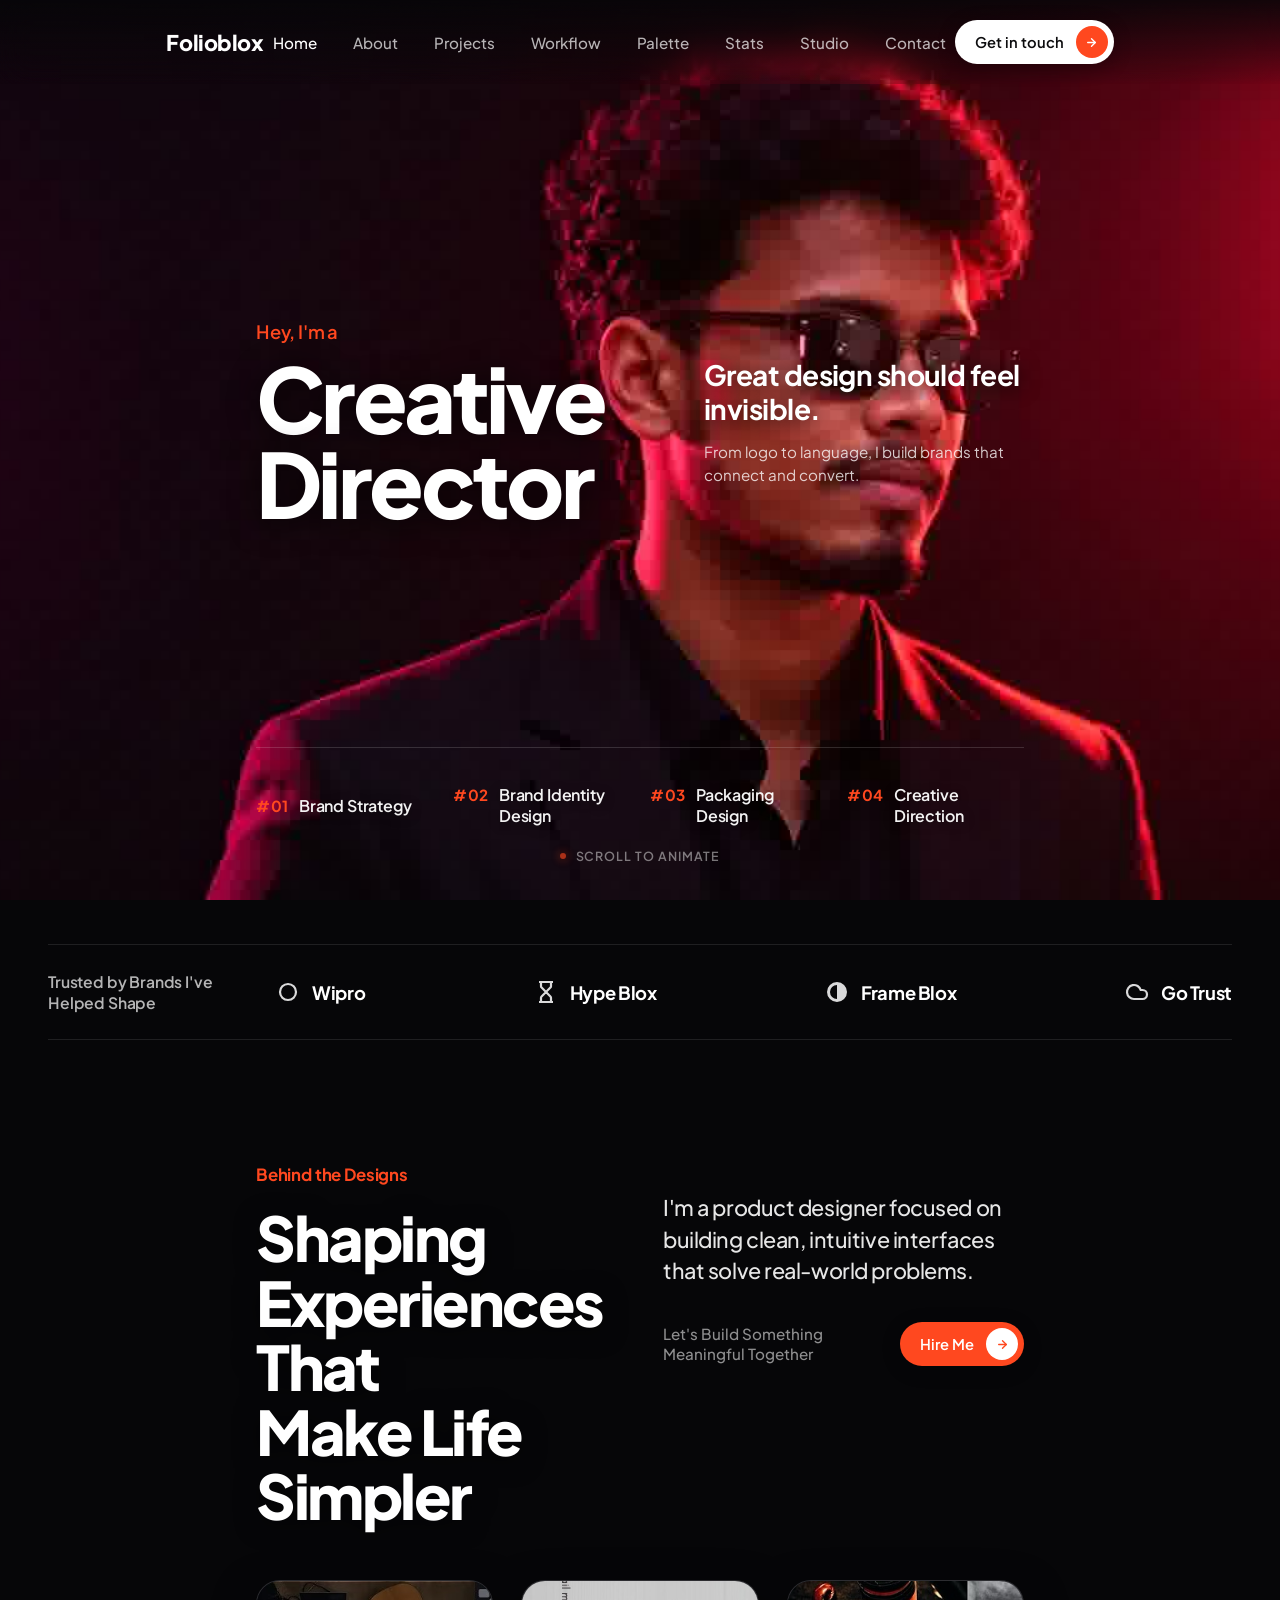
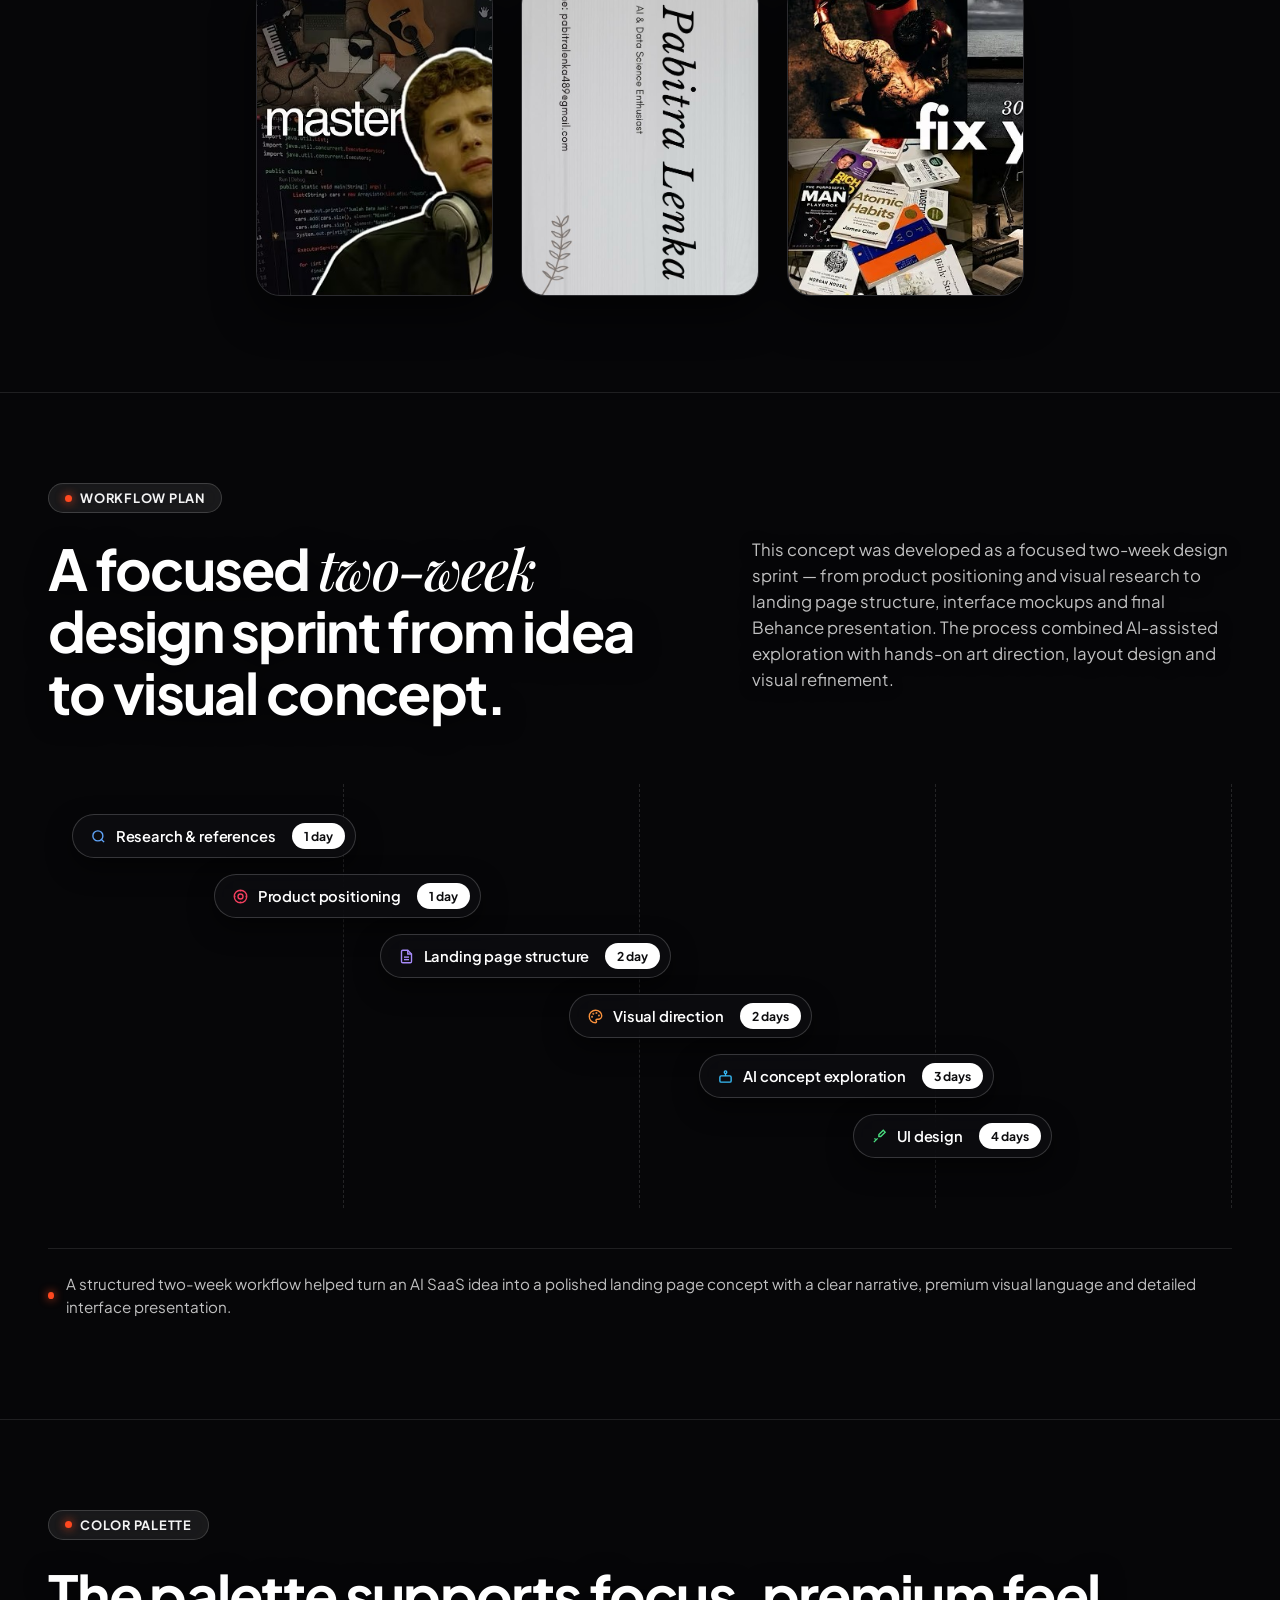
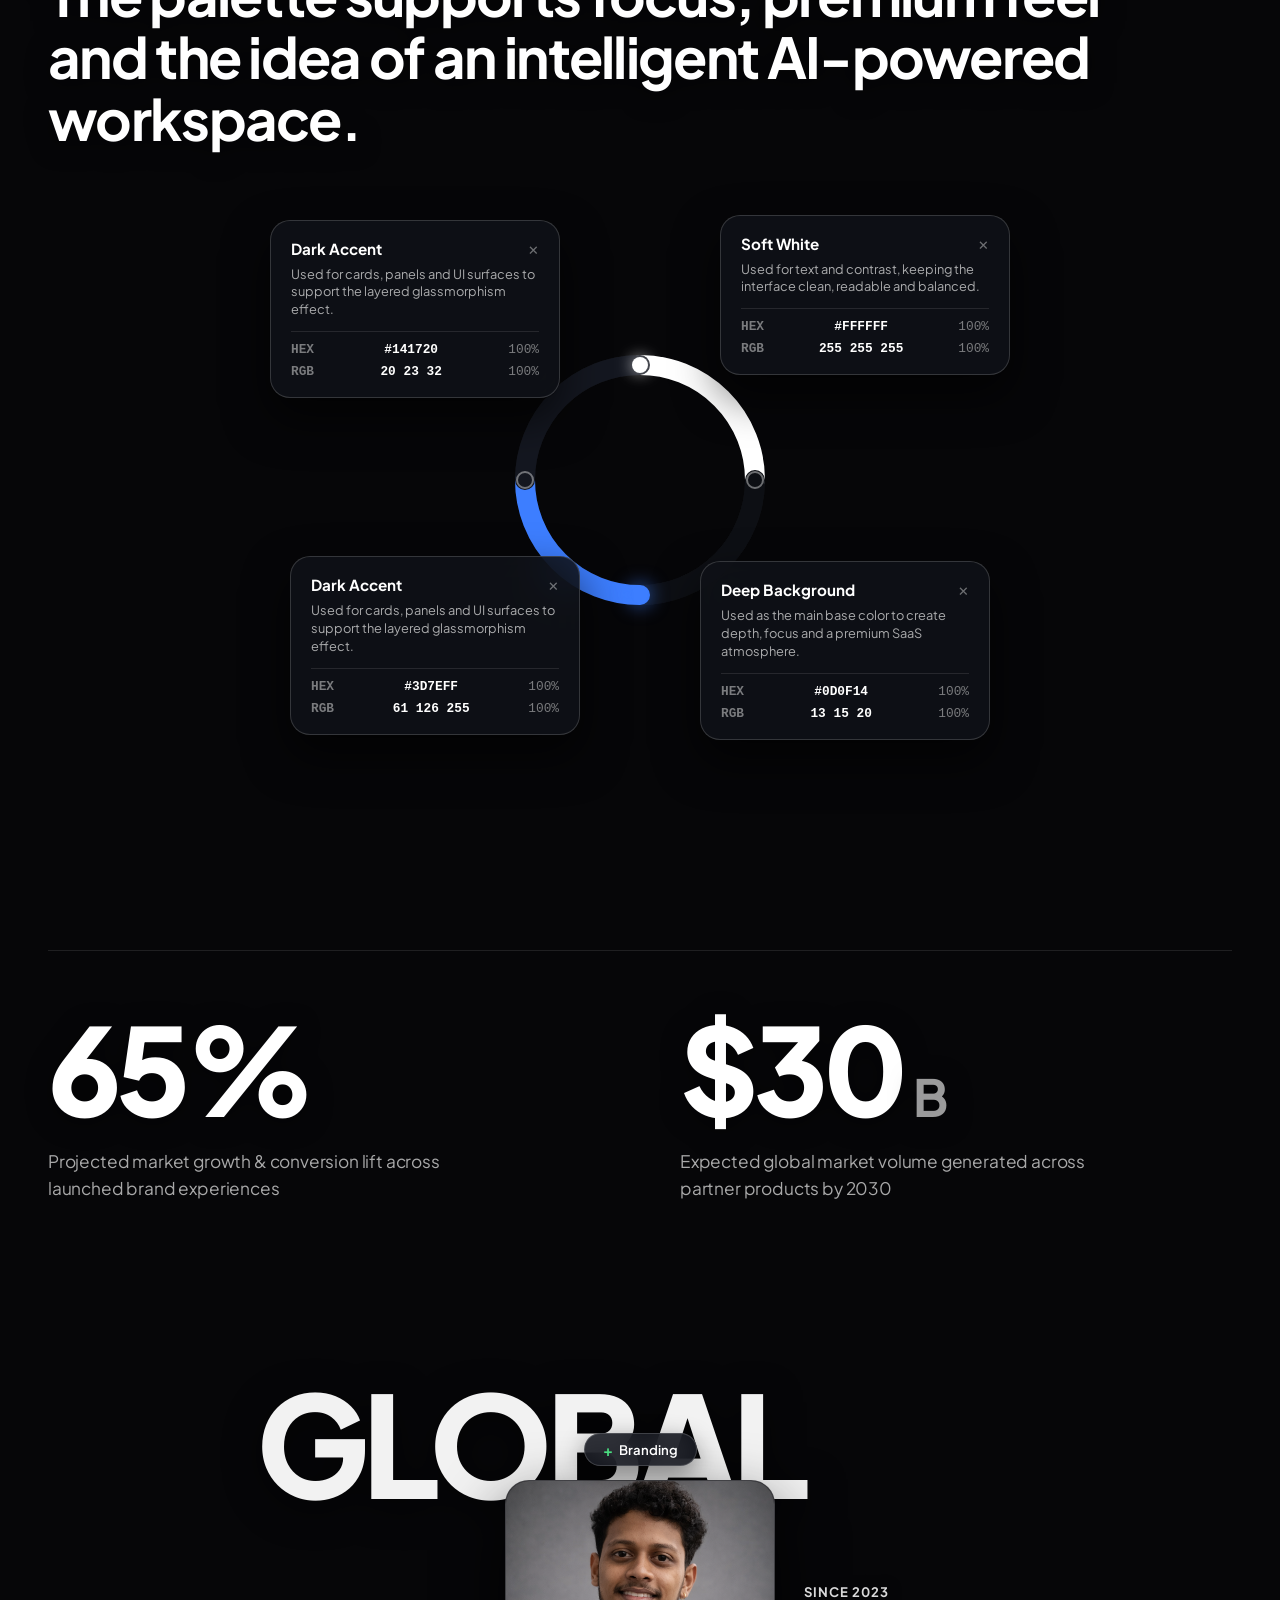
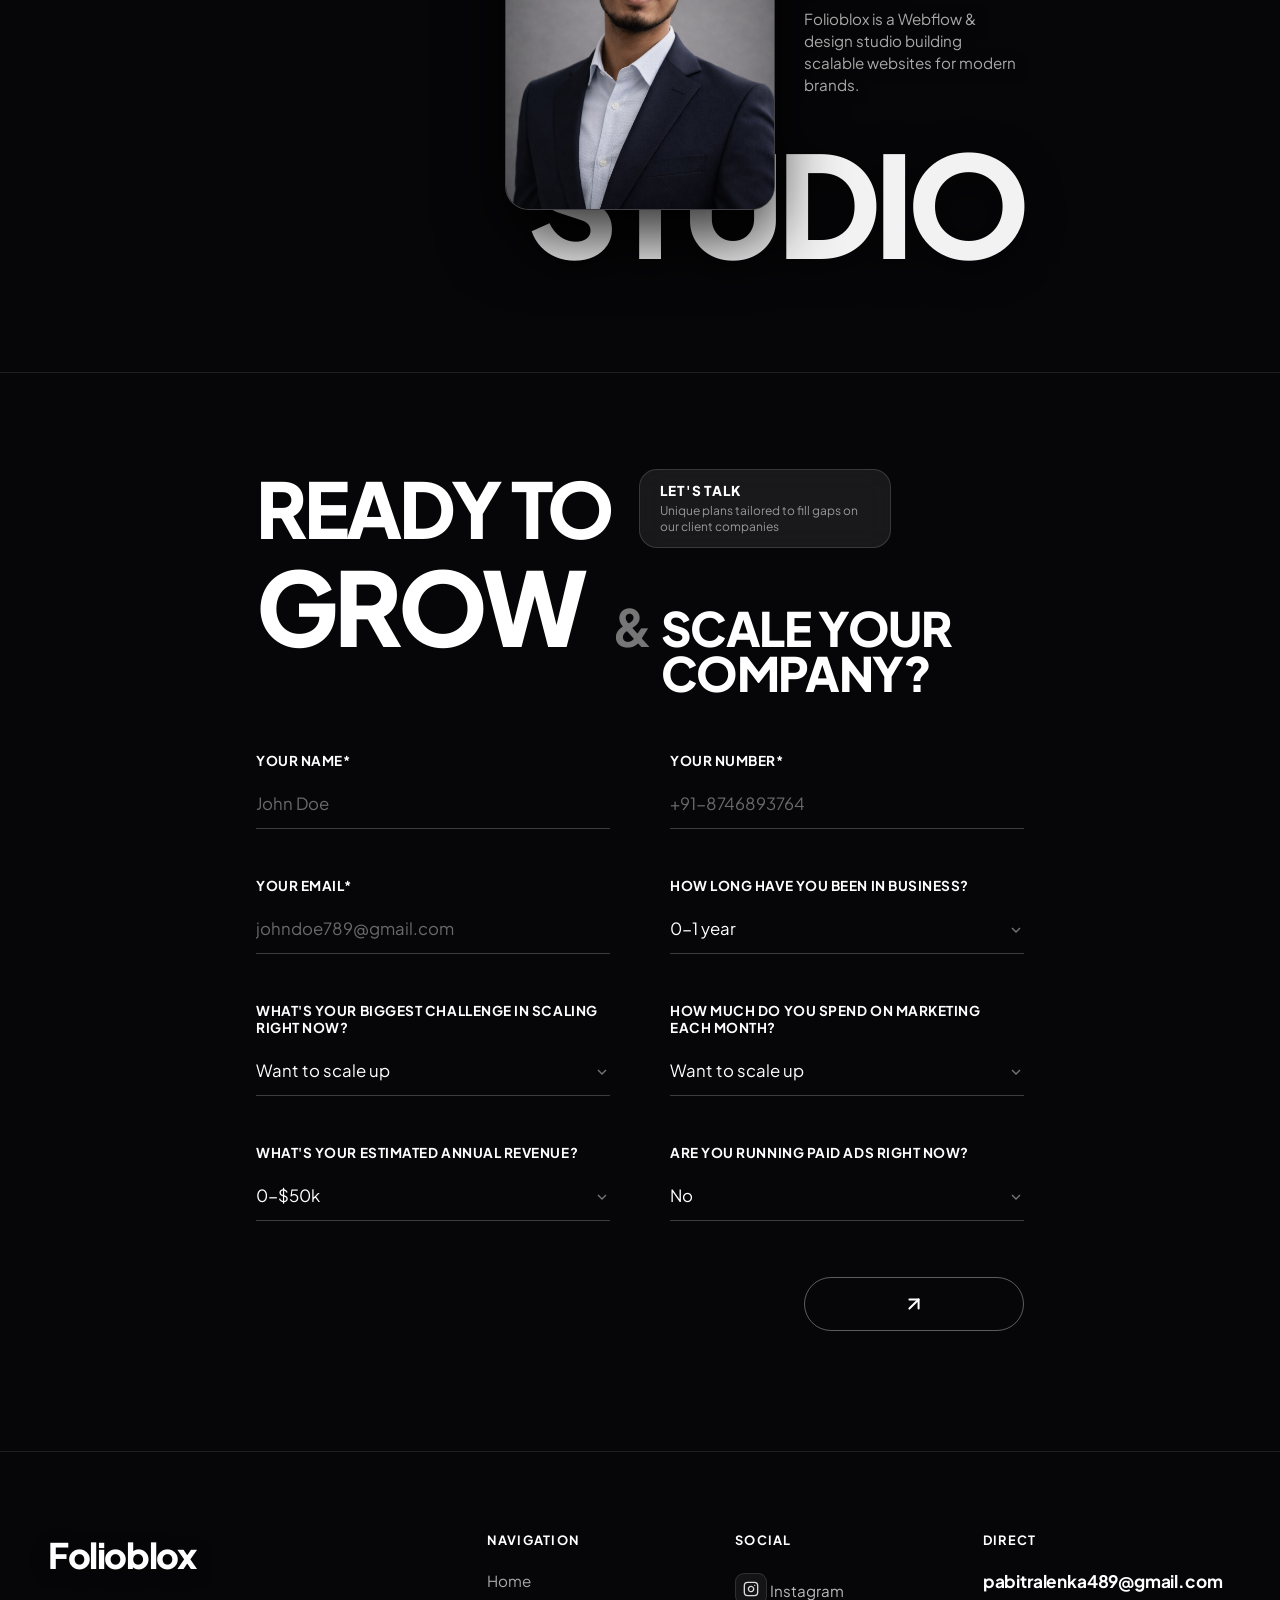
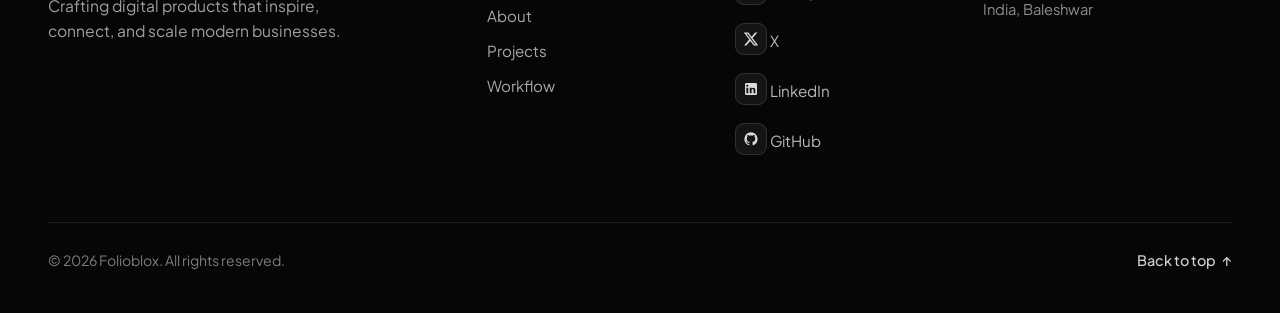
<file: index.html>
<!DOCTYPE html>
<html lang="en">
<head>
  <meta charset="UTF-8" />
  <meta name="viewport" content="width=device-width, initial-scale=1.0" />
  <title>Pabitra - Portfolio</title>
  <link rel="preconnect" href="https://fonts.googleapis.com">
  <link rel="preconnect" href="https://fonts.gstatic.com" crossorigin>
  <link href="https://fonts.googleapis.com/css2?family=Playfair+Display:ital,wght@1,500;1,600&family=Plus+Jakarta+Sans:wght@300;400;500;600;700;800&display=swap" rel="stylesheet">
  <link rel="stylesheet" href="style.css?v=17" />
</head>
<body> 
  <!-- Fixed Background Canvas for Smooth Scroll Animation -->
  <canvas id="animation-canvas"></canvas>

  <!-- Navigation Bar -->
  <header class="navbar">
    <div class="nav-container">
      <a href="#" class="logo">Folioblox</a>
      <nav class="nav-links">
        <a href="#home" class="nav-link active">Home</a>
        <a href="#about" class="nav-link">About</a>
        <a href="projects.html" class="nav-link">Projects</a>
        <a href="#workflow" class="nav-link">Workflow</a>
        <a href="#palette" class="nav-link">Palette</a>
        <a href="#stats" class="nav-link">Stats</a>
        <a href="#studio" class="nav-link">Studio</a>
        <a href="#contact" class="nav-link">Contact</a>
      </nav>
      <a href="#contact" class="btn-pill">
        <span>Get in touch</span>
        <div class="btn-arrow">
          <svg width="13" height="13" viewBox="0 0 24 24" fill="none" stroke="currentColor" stroke-width="2.5" stroke-linecap="round" stroke-linejoin="round">
            <line x1="5" y1="12" x2="19" y2="12"></line>
            <polyline points="12 5 19 12 12 19"></polyline>
          </svg>
        </div>
      </a>
    </div>
  </header>

  <!-- Main Content Layer on top of the Scroll Animation -->
  <main class="content-wrapper">
    <!-- Pinned Hero Scroll Section: allows scrubbing all 240 frames while viewing hero -->
    <div class="hero-scroll-track">
      <section id="home" class="hero-sticky-frame">
        <div class="hero-inner">
          <div class="hero-main-row">
            <div class="hero-left">
              <p class="hero-tagline">Hey, I'm a</p>
              <h1 class="hero-title">Creative<br>Director</h1>
            </div>
            <div class="hero-right">
              <h2 class="hero-quote">Great design should feel invisible.</h2>
              <p class="hero-desc">From logo to language, I build brands that connect and convert.</p>
            </div>
          </div>

          <!-- Four Service Counters -->
          <div class="services-grid">
            <div class="service-item">
              <span class="service-num">#01</span>
              <span class="service-label">Brand Strategy</span>
            </div>
            <div class="service-item">
              <span class="service-num">#02</span>
              <span class="service-label">Brand Identity Design</span>
            </div>
            <div class="service-item">
              <span class="service-num">#03</span>
              <span class="service-label">Packaging Design</span>
            </div>
            <div class="service-item">
              <span class="service-num">#04</span>
              <span class="service-label">Creative Direction</span>
            </div>
          </div>
        </div>

        <!-- Subtle Scroll Indicator -->
        <div class="scroll-hint">
          <span class="scroll-hint-dot"></span>
          <span class="scroll-hint-text">Scroll to animate</span>
        </div>
      </section>
    </div>

    <!-- Brands Banner Section -->
    <section class="brands-section">
      <div class="brands-card">
        <p class="brands-title">Trusted by Brands I've Helped Shape</p>
        <div class="brands-grid">
          <div class="brand-item">
            <svg class="brand-icon" viewBox="0 0 24 24" fill="none" stroke="currentColor" stroke-width="2.2">
              <circle cx="12" cy="12" r="8"/>
            </svg>
            <span>Wipro</span>
          </div>
          <div class="brand-item">
            <svg class="brand-icon" viewBox="0 0 24 24" fill="none" stroke="currentColor" stroke-width="2.2">
              <path d="M5 22h14M5 2h14M17 22v-4.172a2 2 0 0 0-.586-1.414L12 12l-4.414 4.414A2 2 0 0 0 7 17.828V22M7 2v4.172a2 2 0 0 0 .586 1.414L12 12l4.414-4.414A2 2 0 0 0 17 6.172V2"/>
            </svg>
            <span>Hype Blox</span>
          </div>
          <div class="brand-item">
            <svg class="brand-icon" viewBox="0 0 24 24" fill="currentColor">
              <path d="M12 2a10 10 0 1 0 10 10A10 10 0 0 0 12 2zm0 17a7 7 0 0 1 0-14z"/>
            </svg>
            <span>Frame Blox</span>
          </div>
          <div class="brand-item">
            <svg class="brand-icon" viewBox="0 0 24 24" fill="none" stroke="currentColor" stroke-width="2.2">
              <path d="M17.5 19H9a7 7 0 1 1 6.71-9h1.79a4.5 4.5 0 1 1 0 9z"/>
            </svg>
            <span>Go Trust</span>
          </div>
        </div>
      </div>
    </section>

    <!-- Behind the Designs Section -->
    <section id="about" class="designs-section">
      <div class="designs-header">
        <div class="designs-header-left">
          <span class="section-badge">Behind the Designs</span>
          <h2 class="designs-title">Shaping<br>Experiences That<br>Make Life Simpler</h2>
        </div>
        <div class="designs-header-right">
          <p class="designs-subtitle">I'm a product designer focused on building clean, intuitive interfaces that solve real-world problems.</p>
          <div class="designs-cta-row">
            <span class="cta-note">Let's Build Something<br>Meaningful Together</span>
            <a href="My resume_1.pdf" class="btn-pill btn-pill-orange">
              <span>Hire Me</span>
              <div class="btn-arrow">
                <svg width="13" height="13" viewBox="0 0 24 24" fill="none" stroke="currentColor" stroke-width="2.5" stroke-linecap="round" stroke-linejoin="round">
                  <line x1="5" y1="12" x2="19" y2="12"></line>
                  <polyline points="12 5 19 12 12 19"></polyline>
                </svg>
              </div>
            </a>
          </div>
        </div>
      </div>

      <!-- Projects Grid (3 Cards as shown in reference) -->
      <div id="projects" class="projects-grid">
        <div class="project-card">
          <div class="project-img-wrap">
            <img src="hq720.jpg" alt="Apparel Design Project" class="project-img" />
          </div>
        </div>
        <div class="project-card">
          <div class="project-img-wrap">
            <img src="image 3.jpg" alt="Audio Identity Project" class="project-img" />
          </div>
        </div>
        <div class="project-card">
          <div class="project-img-wrap">
            <img src="hq72.jpg" alt="Packaging & Product Design" class="project-img" />
          </div>
        </div>
      </div>
    </section>

    <!-- Workflow Plan Section (Reference Image 5 - Direct on Clear Background) -->
    <section id="workflow" class="workflow-section">
      <div class="section-badge-pill">
        <span class="badge-dot"></span>
        <span>WORKFLOW PLAN</span>
      </div>

      <div class="workflow-header">
        <h2 class="workflow-title">
          A focused <em>two-week</em> design sprint from idea to visual concept.
        </h2>
        <p class="workflow-desc">
          This concept was developed as a focused two-week design sprint — from product positioning and visual research to landing page structure, interface mockups and final Behance presentation. The process combined AI-assisted exploration with hands-on art direction, layout design and visual refinement.
        </p>
      </div>

      <!-- Sprint Timeline Grid -->
      <div class="timeline-container">
        <!-- Vertical dashed guide lines -->
        <div class="timeline-guides">
          <div class="guide-line"></div>
          <div class="guide-line"></div>
          <div class="guide-line"></div>
          <div class="guide-line"></div>
        </div>

        <!-- Cascading Stepped Timeline Pills matching Reference Image 5 -->
        <div class="timeline-stepped-flow">
          <div class="timeline-step step-1">
            <div class="timeline-card">
              <div class="card-left">
                <svg width="15" height="15" viewBox="0 0 24 24" fill="none" stroke="#60a5fa" stroke-width="2.2"><circle cx="11" cy="11" r="8"></circle><line x1="21" y1="21" x2="16.65" y2="16.65"></line></svg>
                <span>Research &amp; references</span>
              </div>
              <span class="days-badge">1 day</span>
            </div>
          </div>

          <div class="timeline-step step-2">
            <div class="timeline-card">
              <div class="card-left">
                <svg width="15" height="15" viewBox="0 0 24 24" fill="none" stroke="#f43f5e" stroke-width="2.2"><circle cx="12" cy="12" r="10"></circle><circle cx="12" cy="12" r="4"></circle><line x1="12" y1="2" x2="12" y2="4"></line><line x1="12" y1="20" x2="12" y2="22"></line><line x1="2" y1="12" x2="4" y2="12"></line><line x1="20" y1="12" x2="22" y2="12"></line></svg>
                <span>Product positioning</span>
              </div>
              <span class="days-badge">1 day</span>
            </div>
          </div>

          <div class="timeline-step step-3">
            <div class="timeline-card">
              <div class="card-left">
                <svg width="15" height="15" viewBox="0 0 24 24" fill="none" stroke="#a78bfa" stroke-width="2.2"><path d="M14 2H6a2 2 0 0 0-2 2v16a2 2 0 0 0 2 2h12a2 2 0 0 0 2-2V8z"></path><polyline points="14 2 14 8 20 8"></polyline><line x1="16" y1="13" x2="8" y2="13"></line><line x1="16" y1="17" x2="8" y2="17"></line></svg>
                <span>Landing page structure</span>
              </div>
              <span class="days-badge">2 day</span>
            </div>
          </div>

          <div class="timeline-step step-4">
            <div class="timeline-card">
              <div class="card-left">
                <svg width="15" height="15" viewBox="0 0 24 24" fill="none" stroke="#fb923c" stroke-width="2.2"><circle cx="13.5" cy="6.5" r=".5" fill="currentColor"></circle><circle cx="17.5" cy="10.5" r=".5" fill="currentColor"></circle><circle cx="8.5" cy="7.5" r=".5" fill="currentColor"></circle><circle cx="6.5" cy="12.5" r=".5" fill="currentColor"></circle><path d="M12 2C6.5 2 2 6.5 2 12s4.5 10 10 10c.926 0 1.648-.746 1.648-1.688 0-.437-.18-.835-.437-1.125-.29-.289-.438-.652-.438-1.125a1.64 1.64 0 0 1 1.668-1.668h1.996c3.051 0 5.555-2.503 5.555-5.554C21.965 6.012 17.461 2 12 2z"></path></svg>
                <span>Visual direction</span>
              </div>
              <span class="days-badge">2 days</span>
            </div>
          </div>

          <div class="timeline-step step-5">
            <div class="timeline-card">
              <div class="card-left">
                <svg width="15" height="15" viewBox="0 0 24 24" fill="none" stroke="#38bdf8" stroke-width="2.2"><rect x="3" y="11" width="18" height="10" rx="2"></rect><circle cx="12" cy="5" r="2"></circle><path d="M12 7v4"></path><line x1="8" y1="16" x2="8.01" y2="16"></line><line x1="16" y1="16" x2="16.01" y2="16"></line></svg>
                <span>AI concept exploration</span>
              </div>
              <span class="days-badge">3 days</span>
            </div>
          </div>

          <div class="timeline-step step-6">
            <div class="timeline-card">
              <div class="card-left">
                <svg width="15" height="15" viewBox="0 0 24 24" fill="none" stroke="#4ade80" stroke-width="2.2"><path d="m14 12 7-7-3-3-7 7v3h3z"></path><path d="m3 21 6-6"></path><path d="m4 15 2 2"></path></svg>
                <span>UI design</span>
              </div>
              <span class="days-badge">4 days</span>
            </div>
          </div>
        </div>
      </div>

      <!-- Timeline Footer Note -->
      <div class="workflow-footer-note">
        <span class="badge-dot"></span>
        <p>A structured two-week workflow helped turn an AI SaaS idea into a polished landing page concept with a clear narrative, premium visual language and detailed interface presentation.</p>
      </div>
    </section>

    <!-- Color Palette Section (Reference Image 4 - Direct on Clear Background) -->
    <section id="palette" class="palette-section">
      <div class="section-badge-pill">
        <span class="badge-dot"></span>
        <span>COLOR PALETTE</span>
      </div>

      <div class="palette-header">
        <h2 class="palette-title">
          The palette supports focus, premium feel and the idea of an intelligent AI-powered workspace.
        </h2>
      </div>

      <!-- Color Wheel & Floating Glass Spec Cards -->
      <div class="palette-stage">
        <!-- SVG Segmented Circular Ring -->
        <div class="palette-wheel-wrap">
          <svg class="palette-ring" viewBox="0 0 340 340">
            <!-- Background Circular Segment Track -->
            <circle cx="170" cy="170" r="115" fill="none" stroke="rgba(255,255,255,0.06)" stroke-width="20"/>
            
            <!-- Arc: Soft White (Top Right) -->
            <path d="M 170 55 A 115 115 0 0 1 285 170" fill="none" stroke="#FFFFFF" stroke-width="20" stroke-linecap="round"/>
            <!-- Arc: Deep Background (Bottom Right) -->
            <path d="M 285 170 A 115 115 0 0 1 170 285" fill="none" stroke="#0D0F14" stroke-width="20" stroke-linecap="round"/>
            <!-- Arc: Electric Blue (Bottom Left) -->
            <path d="M 170 285 A 115 115 0 0 1 55 170" fill="none" stroke="#3D7EFF" stroke-width="20" stroke-linecap="round"/>
            <!-- Arc: Dark Accent (Top Left) -->
            <path d="M 55 170 A 115 115 0 0 1 170 55" fill="none" stroke="#141720" stroke-width="20" stroke-linecap="round"/>

            <!-- Node Indicators on the Wheel -->
            <circle cx="170" cy="55" r="8" fill="#FFFFFF" filter="drop-shadow(0 0 8px rgba(255,255,255,0.8))"/>
            <circle cx="285" cy="170" r="8" fill="#0D0F14" stroke="rgba(255,255,255,0.4)" stroke-width="2"/>
            <circle cx="170" cy="285" r="9" fill="#3D7EFF" filter="drop-shadow(0 0 10px #3D7EFF)"/>
            <circle cx="55" cy="170" r="8" fill="#141720" stroke="rgba(255,255,255,0.4)" stroke-width="2"/>
          </svg>
        </div>

        <!-- 4 Floating Glass Inspection Cards -->
        <div class="color-cards-container">
          <!-- Card 1: Top Left - Dark Accent -->
          <div class="color-card card-top-left">
            <div class="color-card-header">
              <span class="color-name">Dark Accent</span>
              <span class="card-close">&times;</span>
            </div>
            <p class="color-card-desc">Used for cards, panels and UI surfaces to support the layered glassmorphism effect.</p>
            <div class="color-spec-table">
              <div class="spec-row">
                <span class="spec-label">HEX</span>
                <span class="spec-val">#141720</span>
                <span class="spec-pct">100%</span>
              </div>
              <div class="spec-row">
                <span class="spec-label">RGB</span>
                <span class="spec-val">20 23 32</span>
                <span class="spec-pct">100%</span>
              </div>
            </div>
          </div>

          <!-- Card 2: Top Right - Soft White -->
          <div class="color-card card-top-right">
            <div class="color-card-header">
              <span class="color-name">Soft White</span>
              <span class="card-close">&times;</span>
            </div>
            <p class="color-card-desc">Used for text and contrast, keeping the interface clean, readable and balanced.</p>
            <div class="color-spec-table">
              <div class="spec-row">
                <span class="spec-label">HEX</span>
                <span class="spec-val">#FFFFFF</span>
                <span class="spec-pct">100%</span>
              </div>
              <div class="spec-row">
                <span class="spec-label">RGB</span>
                <span class="spec-val">255 255 255</span>
                <span class="spec-pct">100%</span>
              </div>
            </div>
          </div>

          <!-- Card 3: Bottom Left - Blue Accent -->
          <div class="color-card card-bottom-left">
            <div class="color-card-header">
              <span class="color-name">Dark Accent</span>
              <span class="card-close">&times;</span>
            </div>
            <p class="color-card-desc">Used for cards, panels and UI surfaces to support the layered glassmorphism effect.</p>
            <div class="color-spec-table">
              <div class="spec-row">
                <span class="spec-label">HEX</span>
                <span class="spec-val">#3D7EFF</span>
                <span class="spec-pct">100%</span>
              </div>
              <div class="spec-row">
                <span class="spec-label">RGB</span>
                <span class="spec-val">61 126 255</span>
                <span class="spec-pct">100%</span>
              </div>
            </div>
          </div>

          <!-- Card 4: Bottom Right - Deep Background -->
          <div class="color-card card-bottom-right">
            <div class="color-card-header">
              <span class="color-name">Deep Background</span>
              <span class="card-close">&times;</span>
            </div>
            <p class="color-card-desc">Used as the main base color to create depth, focus and a premium SaaS atmosphere.</p>
            <div class="color-spec-table">
              <div class="spec-row">
                <span class="spec-label">HEX</span>
                <span class="spec-val">#0D0F14</span>
                <span class="spec-pct">100%</span>
              </div>
              <div class="spec-row">
                <span class="spec-label">RGB</span>
                <span class="spec-val">13 15 20</span>
                <span class="spec-pct">100%</span>
              </div>
            </div>
          </div>
        </div>
      </div>
    </section>

    <!-- Section 1: Stats Section (as shown in reference 1) -->
    <section id="stats" class="stats-section">
      <div class="stats-card">
        <div class="stats-grid">
          <div class="stat-item">
            <div class="stat-number">65%</div>
            <p class="stat-desc">Projected market growth &amp; conversion lift across launched brand experiences</p>
          </div>
          <div class="stat-item">
            <div class="stat-number">
              $30<span class="stat-unit">B</span>
            </div>
            <p class="stat-desc">Expected global market volume generated across partner products by 2030</p>
          </div>
        </div>
      </div>
    </section>

    <!-- Section 2: Person & Studio Showcase (as shown in reference 2 with name in two lines and center image) -->
    <section id="studio" class="center-portrait-section">
      <div class="portrait-stage">
        <!-- Huge Typography in Two Lines Behind the Center Card -->
        <div class="bg-two-lines" aria-hidden="true">
          <div class="two-lines-row row-1">GLOBAL</div>
          <div class="two-lines-row row-2">STUDIO</div>
        </div>

        <!-- Center Floating Card with Image and Badge -->
        <div class="center-card-wrap">
          <!-- Top Badge: + Branding -->
          <div class="card-top-tag">
            <span class="tag-plus">+</span>
            <span>Branding</span>
          </div>
          <!-- Card Image: Person in Sunglasses -->
          <div class="center-card-frame">
            <img src="pic.png" alt="Portrait with Sunglasses" class="center-portrait-img" />
          </div>
        </div>

        <!-- Right Side Description as in Reference -->
        <div class="portrait-aside">
          <span class="aside-label">SINCE 2023</span>
          <p class="aside-desc">Folioblox is a Webflow &amp; design studio building scalable websites for modern brands.</p>
        </div>
      </div>
    </section>

    <!-- Ready to Grow & Scale Section (Contact / Questionnaire) -->
    <section id="contact" class="contact-section">
      <div class="contact-header">
        <div class="contact-title-row">
          <h2 class="contact-title-part1">READY TO</h2>
          <div class="lets-talk-badge">
            <span class="badge-title">LET'S TALK</span>
            <span class="badge-subtitle">Unique plans tailored to fill gaps on our client companies</span>
          </div>
        </div>
        <div class="contact-title-row2">
          <span class="contact-title-grow">GROW</span>
          <div class="contact-title-scale">
            <span class="ampersand">&amp;</span><span class="scale-text">SCALE YOUR<br>COMPANY?</span>
          </div>
        </div>
      </div>

      <!-- Questionnaire Form -->
      <form class="contact-form" onsubmit="event.preventDefault();">
        <div class="form-grid">
          <!-- Row 1 -->
          <div class="form-group">
            <label class="form-label" for="name">YOUR NAME*</label>
            <input type="text" id="name" class="form-input" placeholder="John Doe" required />
          </div>
          <div class="form-group">
            <label class="form-label" for="number">YOUR NUMBER*</label>
            <input type="tel" id="number" class="form-input" placeholder="+91-8746893764" required />
          </div>

          <!-- Row 2 -->
          <div class="form-group">
            <label class="form-label" for="email">YOUR EMAIL*</label>
            <input type="email" id="email" class="form-input" placeholder="johndoe789@gmail.com" required />
          </div>
          <div class="form-group">
            <label class="form-label" for="experience">HOW LONG HAVE YOU BEEN IN BUSINESS?</label>
            <div class="select-wrap">
              <select id="experience" class="form-select">
                <option value="0-1">0-1 year</option>
                <option value="1-3">1-3 years</option>
                <option value="3-5">3-5 years</option>
                <option value="5+">5+ years</option>
              </select>
              <svg class="select-arrow" width="16" height="16" viewBox="0 0 24 24" fill="none" stroke="currentColor" stroke-width="2"><polyline points="6 9 12 15 18 9"></polyline></svg>
            </div>
          </div>

          <!-- Row 3 -->
          <div class="form-group">
            <label class="form-label" for="challenge">WHAT'S YOUR BIGGEST CHALLENGE IN SCALING RIGHT NOW?</label>
            <div class="select-wrap">
              <select id="challenge" class="form-select">
                <option value="scale-up">Want to scale up</option>
                <option value="branding">Brand identity refresh</option>
                <option value="conversion">Low conversion rates</option>
                <option value="packaging">Packaging & product design</option>
              </select>
              <svg class="select-arrow" width="16" height="16" viewBox="0 0 24 24" fill="none" stroke="currentColor" stroke-width="2"><polyline points="6 9 12 15 18 9"></polyline></svg>
            </div>
          </div>
          <div class="form-group">
            <label class="form-label" for="budget">HOW MUCH DO YOU SPEND ON MARKETING EACH MONTH?</label>
            <div class="select-wrap">
              <select id="budget" class="form-select">
                <option value="scale">Want to scale up</option>
                <option value="0-5k">$0 - $5,000</option>
                <option value="5k-15k">$5,000 - $15,000</option>
                <option value="15k-50k">$15,000 - $50,000</option>
                <option value="50k+">$50,000+</option>
              </select>
              <svg class="select-arrow" width="16" height="16" viewBox="0 0 24 24" fill="none" stroke="currentColor" stroke-width="2"><polyline points="6 9 12 15 18 9"></polyline></svg>
            </div>
          </div>

          <!-- Row 4 -->
          <div class="form-group">
            <label class="form-label" for="revenue">WHAT'S YOUR ESTIMATED ANNUAL REVENUE?</label>
            <div class="select-wrap">
              <select id="revenue" class="form-select">
                <option value="0-50k">0-$50k</option>
                <option value="50k-250k">$50k-$250k</option>
                <option value="250k-1m">$250k-$1M</option>
                <option value="1m+">$1M+</option>
              </select>
              <svg class="select-arrow" width="16" height="16" viewBox="0 0 24 24" fill="none" stroke="currentColor" stroke-width="2"><polyline points="6 9 12 15 18 9"></polyline></svg>
            </div>
          </div>
          <div class="form-group">
            <label class="form-label" for="ads">ARE YOU RUNNING PAID ADS RIGHT NOW?</label>
            <div class="select-wrap">
              <select id="ads" class="form-select">
                <option value="no">No</option>
                <option value="yes">Yes</option>
                <option value="planning">Planning to start soon</option>
              </select>
              <svg class="select-arrow" width="16" height="16" viewBox="0 0 24 24" fill="none" stroke="currentColor" stroke-width="2"><polyline points="6 9 12 15 18 9"></polyline></svg>
            </div>
          </div>
        </div>

        <!-- Submit Button Row (Bottom Right Outline Pill with Arrow) -->
        <div class="form-submit-row">
          <button type="submit" class="btn-submit-pill" aria-label="Submit application">
            <svg width="22" height="22" viewBox="0 0 24 24" fill="none" stroke="currentColor" stroke-width="2.2" stroke-linecap="round" stroke-linejoin="round">
              <line x1="7" y1="17" x2="17" y2="7"></line>
              <polyline points="7 7 17 7 17 17"></polyline>
            </svg>
          </button>
        </div>
      </form>
    </section>
  </main>

  <!-- =========================================
      FOOTER SECTION (Folioblox Reference)
      ========================================= -->
  <footer class="site-footer" id="footer">
    <div class="footer-top">
      <!-- Col 1: Brand & Tagline -->
      <div class="footer-col footer-col-brand">
        <h2 class="footer-brand-title">Folioblox</h2>
        <p class="footer-tagline">
          Crafting digital products that inspire,<br />
          connect, and scale modern businesses.
        </p>
      </div>

      <!-- Col 2: Navigation -->
      <div class="footer-col">
        <h3 class="footer-col-heading">NAVIGATION</h3>
        <ul class="footer-links">
          <li><a href="#home">Home</a></li>
          <li><a href="#about">About</a></li>
          <li><a href="projects.html">Projects</a></li>
          <li><a href="#workflow">Workflow</a></li>
        </ul>
      </div>

      <!-- Col 3: Social with Instagram, X, LinkedIn, GitHub -->
      <div class="footer-col">
        <h3 class="footer-col-heading">SOCIAL</h3>
        <ul class="footer-links footer-social-list">
          <li>
            <a href="https://www.instagram.com/__lenka_babu._?igsh=MXZyODBoenlvOHZ1dQ==" target="_blank" rel="noopener" class="social-link social-instagram" data-color="#E1306C">
              <span class="social-icon-box">
                <svg class="social-icon" viewBox="0 0 24 24" fill="none" stroke="currentColor" stroke-width="2" stroke-linecap="round" stroke-linejoin="round">
                  <rect x="2" y="2" width="20" height="20" rx="5" ry="5"></rect>
                  <path d="M16 11.37A4 4 0 1 1 12.63 8 4 4 0 0 1 16 11.37z"></path>
                  <line x1="17.5" y1="6.5" x2="17.51" y2="6.5"></line>
                </svg>
              </span>
              <span class="social-text">Instagram</span>
            </a>
          </li>
          <li>
            <a href="https://x.com" target="_blank" rel="noopener" class="social-link social-x" data-color="#FFFFFF">
              <span class="social-icon-box">
                <svg class="social-icon" viewBox="0 0 24 24" fill="currentColor">
                  <path d="M18.244 2.25h3.308l-7.227 8.26 8.502 11.24H16.17l-5.214-6.817L4.99 21.75H1.68l7.73-8.835L1.254 2.25H8.08l4.713 6.231zm-1.161 17.52h1.833L7.084 4.126H5.117z"/>
                </svg>
              </span>
              <span class="social-text">X</span>
            </a>
          </li>
          <li>
            <a href="https://www.linkedin.com/in/pabitra-lenka-777423324/" target="_blank" rel="noopener" class="social-link social-linkedin" data-color="#0A66C2">
              <span class="social-icon-box">
                <svg class="social-icon" viewBox="0 0 24 24" fill="currentColor">
                  <path d="M19 3a2 2 0 0 1 2 2v14a2 2 0 0 1-2 2H5a2 2 0 0 1-2-2V5a2 2 0 0 1 2-2h14m-.5 15.5v-5.3a3.26 3.26 0 0 0-3.26-3.26c-.85 0-1.84.52-2.28 1.3v-1.11h-2.79v8.37h2.79v-4.93c0-.77.62-1.4 1.39-1.4a1.4 1.4 0 0 1 1.4 1.4v4.93h2.75M6.46 8.76a1.64 1.64 0 1 0 0-3.28 1.64 1.64 0 0 0 0 3.28m1.4 9.74v-8.37H5.06v8.37z"/>
                </svg>
              </span>
              <span class="social-text">LinkedIn</span>
            </a>
          </li>
          <li>
            <a href="https://github.com/pabitralenka07" target="_blank" rel="noopener" class="social-link social-github" data-color="#8957E5">
              <span class="social-icon-box">
                <svg class="social-icon" viewBox="0 0 24 24" fill="currentColor">
                  <path d="M12 2A10 10 0 0 0 2 12c0 4.42 2.87 8.17 6.84 9.5.5.08.66-.23.66-.5v-1.69c-2.77.6-3.36-1.34-3.36-1.34-.46-1.16-1.11-1.47-1.11-1.47-.91-.62.07-.6.07-.6 1 .07 1.53 1.03 1.53 1.03.87 1.52 2.34 1.07 2.91.83.1-.65.35-1.09.63-1.34-2.22-.25-4.55-1.11-4.55-4.92 0-1.11.38-2 1.03-2.71-.1-.25-.45-1.29.1-2.64 0 0 .84-.27 2.75 1.02.79-.22 1.65-.33 2.5-.33.85 0 1.71.11 2.5.33 1.91-1.29 2.75-1.02 2.75-1.02.55 1.35.2 2.39.1 2.64.65.71 1.03 1.6 1.03 2.71 0 3.82-2.34 4.66-4.57 4.91.36.31.69.92.69 1.85V21c0 .27.16.59.67.5C19.14 20.16 22 16.42 22 12A10 10 0 0 0 12 2z"/>
                </svg>
              </span>
              <span class="social-text">GitHub</span>
            </a>
          </li>
        </ul>
      </div>

      <!-- Col 4: Direct Contact -->
      <div class="footer-col footer-col-direct">
        <h3 class="footer-col-heading">DIRECT</h3>
        <a href="mailto:hello@folioblox.design" class="footer-direct-email">pabitralenka489@gmail.com</a>
        <p class="footer-location">India, Baleshwar</p>
      </div>
    </div>

    <!-- Bottom copyright and back-to-top -->
    <div class="footer-bottom">
      <p class="footer-copyright">© 2026 Folioblox. All rights reserved.</p>
      <a href="#home" class="footer-back-to-top" id="back-to-top">
        Back to top <span class="arrow-up">↑</span>
      </a>
    </div>
  </footer>

  <script src="script.js?v=17"></script>
</body>
</html>
</file>
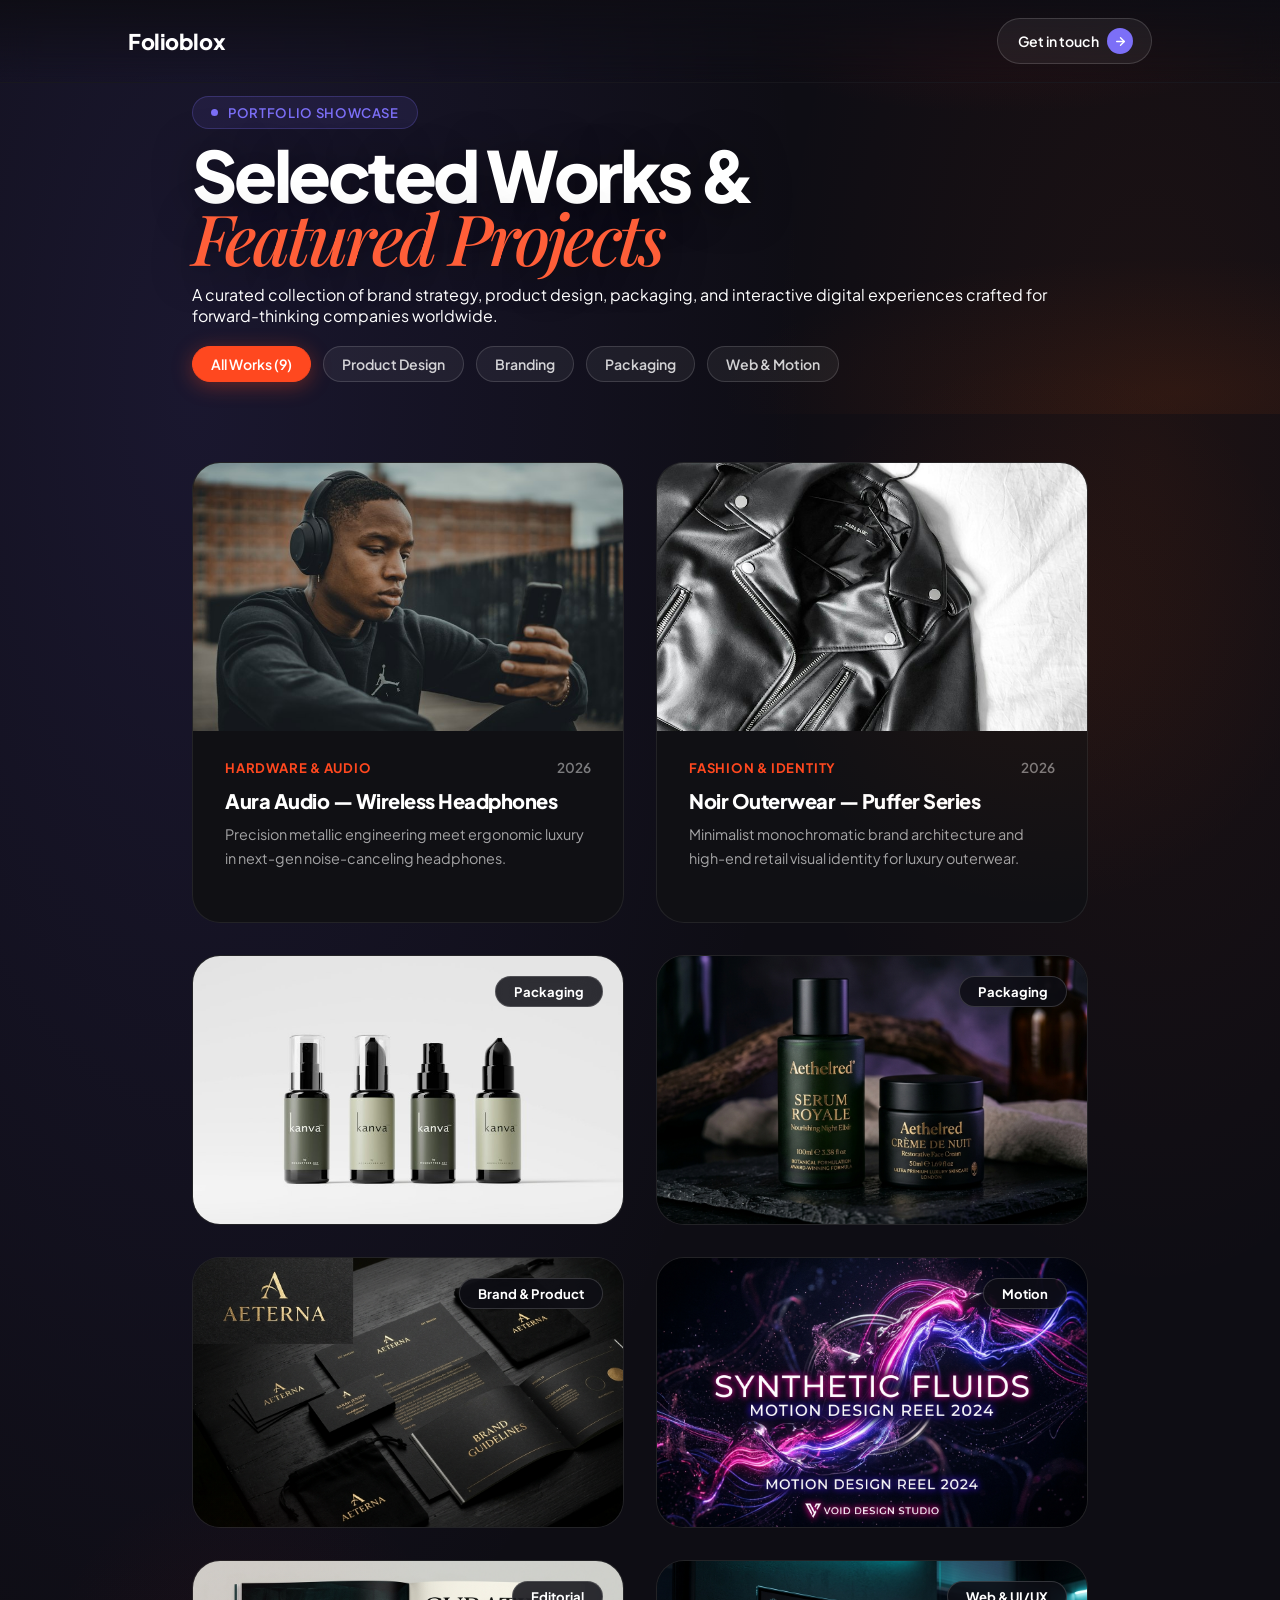
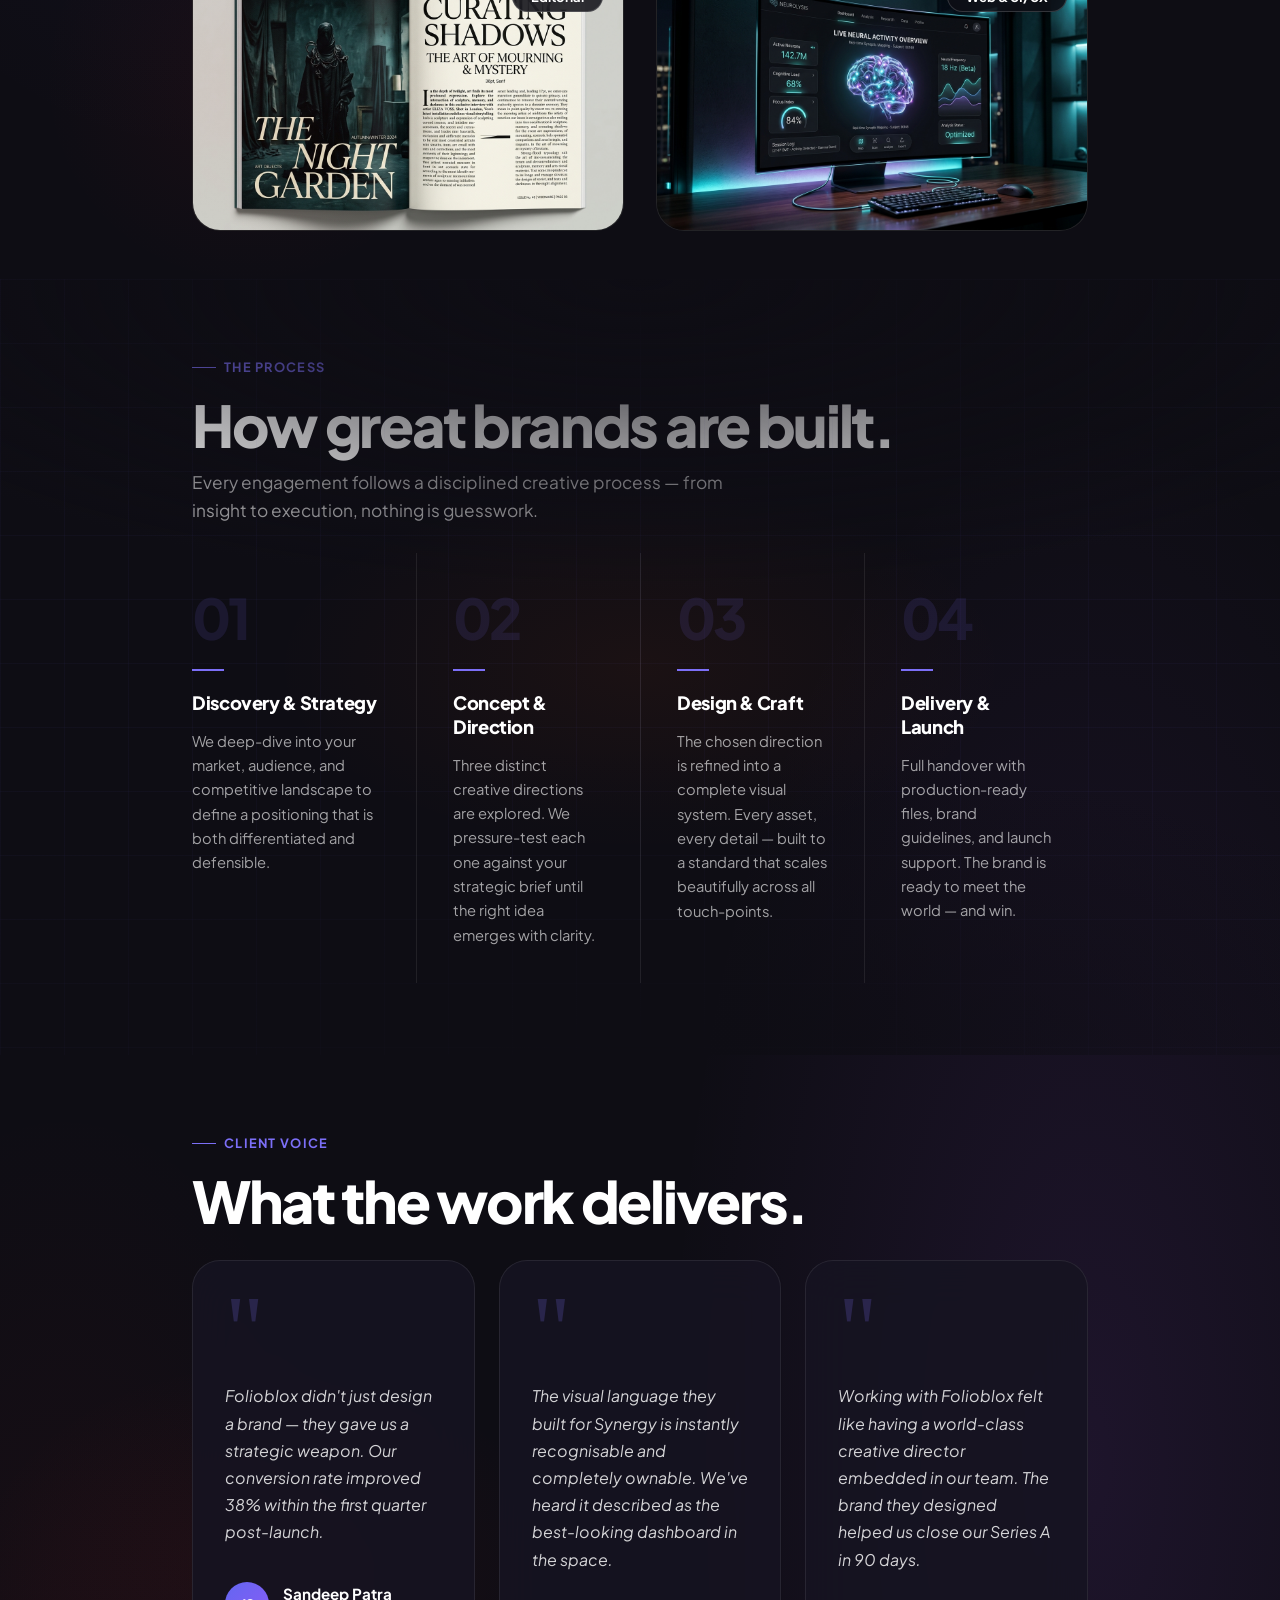
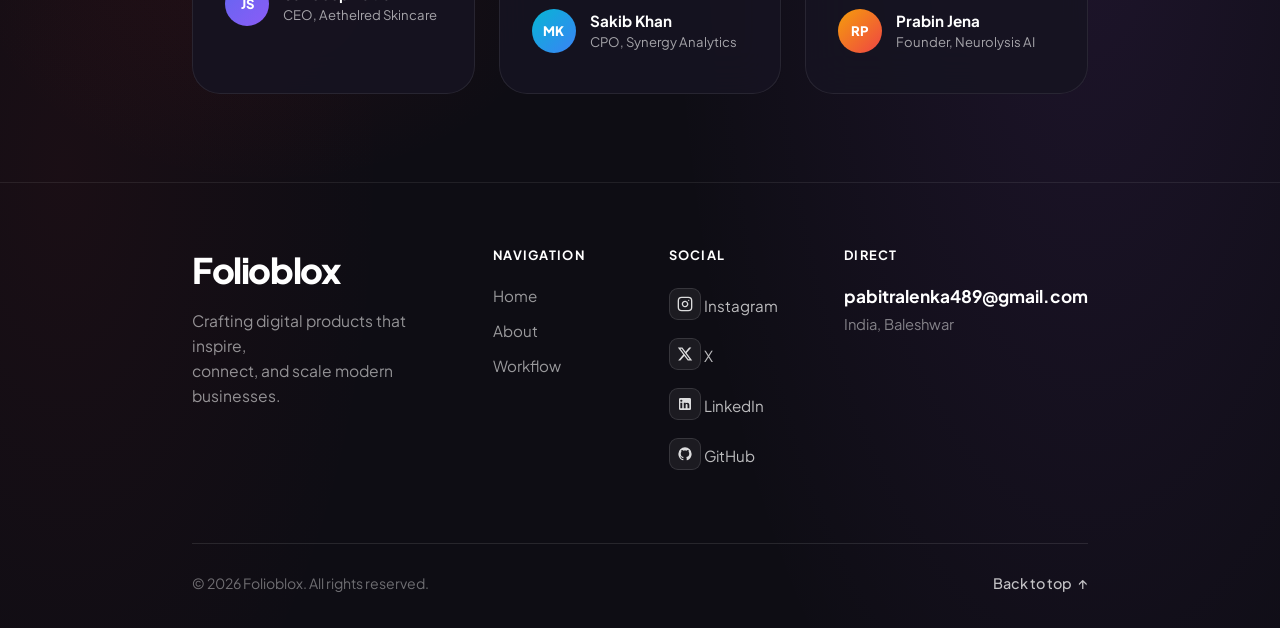
<file: projects.html>
<!DOCTYPE html>
<html lang="en">
<head>
  <meta charset="UTF-8" />
  <meta name="viewport" content="width=device-width, initial-scale=1.0" />
  <title>Projects — Folioblox</title>
  <meta name="description" content="Explore Folioblox's full portfolio of brand identity, packaging, digital, and creative direction projects." />
  <link rel="preconnect" href="https://fonts.googleapis.com">
  <link rel="preconnect" href="https://fonts.gstatic.com" crossorigin>
  <link href="https://fonts.googleapis.com/css2?family=Playfair+Display:ital,wght@1,500;1,600&family=Plus+Jakarta+Sans:wght@300;400;500;600;700;800&display=swap" rel="stylesheet">
  <link rel="stylesheet" href="projects.css?v=2" />
</head>
<body>

  <!-- Navigation Bar -->
  <header class="navbar">
    <div class="nav-container">
      <a href="index.html" class="logo">Folioblox</a>
      <!-- <nav class="nav-links">
        <a href="index.html#home" class="nav-link">Home</a>
        <a href="index.html#about" class="nav-link">About</a>
        <a href="projects.html" class="nav-link active">Projects</a>
        <a href="index.html#workflow" class="nav-link">Workflow</a>
        <a href="index.html#contact" class="nav-link">Contact</a>
      </nav> -->
      <a href="index.html#contact" class="btn-pill">
        <span>Get in touch</span>
        <div class="btn-arrow">
          <svg width="13" height="13" viewBox="0 0 24 24" fill="none" stroke="currentColor" stroke-width="2.5" stroke-linecap="round" stroke-linejoin="round">
            <line x1="5" y1="12" x2="19" y2="12"></line>
            <polyline points="12 5 19 12 12 19"></polyline>
          </svg>
        </div>
      </a>
    </div>
  </header>

  <main>

    <!-- =============================================
        SECTION 1 · HERO — Title, Subtext & Filter Pills (Reference Image 1)
        ============================================= -->
    <section class="proj-hero" id="proj-hero">
      <div class="proj-hero-content">
        <div class="proj-hero-tag">
          <span class="tag-dot"></span>
          <span>PORTFOLIO SHOWCASE</span>
        </div>
        <h1 class="proj-hero-title">Selected Works &amp;<br /><span class="title-serif-orange">Featured Projects</span></h1>
        <p class="proj-hero-sub">
          A curated collection of brand strategy, product design, packaging, and interactive digital experiences crafted for forward-thinking companies worldwide.
        </p>

        <!-- Filter Pills matching Image 1 -->
        <div class="filter-pills-row">
          <button class="filter-pill active">All Works (9)</button>
          <button class="filter-pill">Product Design</button>
          <button class="filter-pill">Branding</button>
          <button class="filter-pill">Packaging</button>
          <button class="filter-pill">Web &amp; Motion</button>
        </div>
      </div>
    </section>

    <!-- =============================================
        SECTION 2 · 2-COLUMN PROJECT GRID (Reference Image 2)
        ============================================= -->
    <section class="proj-featured" id="proj-featured">
      <div class="proj-grid-2col">
        <!-- Card 1: Aura Audio (Reference Image 2) -->
        <article class="proj-card-2col">
          <div class="proj-card-img-wrap">
            <img src="assets/project2.jpg" alt="Aura Audio — Wireless Headphones" class="proj-card-img" />
          </div>
          <div class="proj-card-body">
            <div class="card-eyebrow-row">
              <span class="card-category">HARDWARE &amp; AUDIO</span>
              <span class="card-year">2026</span>
            </div>
            <h3 class="card-title">Aura Audio — Wireless Headphones</h3>
            <p class="card-desc">Precision metallic engineering meet ergonomic luxury in next-gen noise-canceling headphones.</p>
          </div>
        </article>

        <!-- Card 2: Noir Outerwear (Reference Image 2) -->
        <article class="proj-card-2col">
          <div class="proj-card-img-wrap">
            <img src="assets/project1.jpg" alt="Noir Outerwear — Puffer Series" class="proj-card-img" />
          </div>
          <div class="proj-card-body">
            <div class="card-eyebrow-row">
              <span class="card-category">FASHION &amp; IDENTITY</span>
              <span class="card-year">2026</span>
            </div>
            <h3 class="card-title">Noir Outerwear — Puffer Series</h3>
            <p class="card-desc">Minimalist monochromatic brand architecture and high-end retail visual identity for luxury outerwear.</p>
          </div>
        </article>

        <!-- Card 3: Packaging Bottle (Reference Image 2) -->
        <article class="proj-card-2col">
          <div class="proj-card-img-wrap">
            <img src="assets/project3.jpg" alt="Packaging & Product Architecture" class="proj-card-img" />
            <div class="floating-img-badge">Packaging</div>
          </div>
        </article>

        <!-- card 4 -->
        <article class="proj-card-2col">
          <div class="proj-card-img-wrap">
            <img src="assets/proj_packaging.jpg" alt="Packaging & Product Architecture" class="proj-card-img" />
            <div class="floating-img-badge">Packaging</div>
          </div>
        </article>


        <!-- Card 5: Web & UI/UX Dashboard (Reference Image 2) -->
        <article class="proj-card-2col">
          <div class="proj-card-img-wrap">
            <img src="assets/proj_brand.jpg" alt="Dashboard Web & UI/UX Platform" class="proj-card-img" />
            <div class="floating-img-badge">Brand &amp; Product</div>
          </div>
        </article>

        <!-- Card 6: Web & UI/UX Dashboard (Reference Image 2) -->
        <article class="proj-card-2col">
          <div class="proj-card-img-wrap">
            <img src="assets/proj_motion.jpg" alt="Dashboard Web & UI/UX Platform" class="proj-card-img" />
            <div class="floating-img-badge">Motion</div>
          </div>
        </article>

        <!-- card 7 -->
        <article class="proj-card-2col">
          <div class="proj-card-img-wrap">
            <img src="assets/proj_editorial.jpg" alt="Dashboard Web & UI/UX Platform" class="proj-card-img" />
            <div class="floating-img-badge">Editorial</div>
          </div>
        </article>

        <!-- card 8 -->
        <article class="proj-card-2col">
          <div class="proj-card-img-wrap">
            <img src="assets/proj_digital.jpg" alt="Dashboard Web & UI/UX Platform" class="proj-card-img" />
            <div class="floating-img-badge">Web &amp; UI/UX</div>
          </div>
        </article>

      </div>
    </section>

    <!-- =============================================
        SECTION 3 · PROCESS
        ============================================= -->
    <section class="proj-process" id="proj-process">
      <div class="process-bg-lines"></div>
      <div class="section-header">
        <div class="section-eyebrow">The Process</div>
        <h2 class="section-title">How great brands are built.</h2>
        <p class="section-sub">Every engagement follows a disciplined creative process — from insight to execution, nothing is guesswork.</p>
      </div>
      <div class="process-steps">
        <div class="process-step" id="step-1">
          <div class="step-number">01</div>
          <div class="step-line"></div>
          <div class="step-body">
            <h3 class="step-title">Discovery & Strategy</h3>
            <p class="step-desc">We deep-dive into your market, audience, and competitive landscape to define a positioning that is both differentiated and defensible.</p>
          </div>
        </div>
        <div class="process-step" id="step-2">
          <div class="step-number">02</div>
          <div class="step-line"></div>
          <div class="step-body">
            <h3 class="step-title">Concept & Direction</h3>
            <p class="step-desc">Three distinct creative directions are explored. We pressure-test each one against your strategic brief until the right idea emerges with clarity.</p>
          </div>
        </div>
        <div class="process-step" id="step-3">
          <div class="step-number">03</div>
          <div class="step-line"></div>
          <div class="step-body">
            <h3 class="step-title">Design & Craft</h3>
            <p class="step-desc">The chosen direction is refined into a complete visual system. Every asset, every detail — built to a standard that scales beautifully across all touch-points.</p>
          </div>
        </div>
        <div class="process-step" id="step-4">
          <div class="step-number">04</div>
          <div class="step-line"></div>
          <div class="step-body">
            <h3 class="step-title">Delivery & Launch</h3>
            <p class="step-desc">Full handover with production-ready files, brand guidelines, and launch support. The brand is ready to meet the world — and win.</p>
          </div>
        </div>
      </div>
    </section>

    <!-- =============================================
        SECTION 4 · TESTIMONIALS
        ============================================= -->
    <section class="proj-testimonials" id="proj-testimonials">
      <div class="section-header">
        <div class="section-eyebrow">Client Voice</div>
        <h2 class="section-title">What the work delivers.</h2>
      </div>
      <div class="testimonials-grid">
        <div class="testimonial-card" id="testimonial-1">
          <div class="quote-mark">"</div>
          <p class="testimonial-text">Folioblox didn't just design a brand — they gave us a strategic weapon. Our conversion rate improved 38% within the first quarter post-launch.</p>
          <div class="testimonial-author">
            <div class="author-avatar" style="background: linear-gradient(135deg, #6366f1, #8b5cf6);">JS</div>
            <div class="author-info">
              <strong>Sandeep Patra</strong>
              <span>CEO, Aethelred Skincare</span>
            </div>
          </div>
        </div>
        <div class="testimonial-card" id="testimonial-2">
          <div class="quote-mark">"</div>
          <p class="testimonial-text">The visual language they built for Synergy is instantly recognisable and completely ownable. We've heard it described as the best-looking dashboard in the space.</p>
          <div class="testimonial-author">
            <div class="author-avatar" style="background: linear-gradient(135deg, #06b6d4, #3b82f6);">MK</div>
            <div class="author-info">
              <strong>Sakib Khan</strong>
              <span>CPO, Synergy Analytics</span>
            </div>
          </div>
        </div>
        <div class="testimonial-card" id="testimonial-3">
          <div class="quote-mark">"</div>
          <p class="testimonial-text">Working with Folioblox felt like having a world-class creative director embedded in our team. The brand they designed helped us close our Series A in 90 days.</p>
          <div class="testimonial-author">
            <div class="author-avatar" style="background: linear-gradient(135deg, #f59e0b, #ef4444);">RP</div>
            <div class="author-info">
              <strong>Prabin Jena</strong>
              <span>Founder, Neurolysis AI</span>
            </div>
          </div>
        </div>
      </div>
    </section>

  </main>

  <!-- =============================================
      FOOTER
        -->
  <footer class="site-footer" id="proj-footer">
    <div class="footer-top">
      <div class="footer-col footer-col-brand">
        <h2 class="footer-brand-title">Folioblox</h2>
        <p class="footer-tagline">
          Crafting digital products that inspire,<br />
          connect, and scale modern businesses.
        </p>
      </div>
      <div class="footer-col">
        <h3 class="footer-col-heading">NAVIGATION</h3>
        <ul class="footer-links">
          <li><a href="index.html">Home</a></li>
          <li><a href="index.html#about">About</a></li>
          <!-- <li><a href="projects.html">Projects</a></li> -->
          <li><a href="index.html#contact">Workflow</a></li>
        </ul>
      </div>
      <!-- Col 3: Social with Instagram, X, LinkedIn, GitHub -->
      <div class="footer-col">
        <h3 class="footer-col-heading">SOCIAL</h3>
        <ul class="footer-links footer-social-list">
          <li>
            <a href="https://www.instagram.com/__lenka_babu._?igsh=MXZyODBoenlvOHZ1dQ==" target="_blank" rel="noopener" class="social-link social-instagram" data-color="#E1306C">
              <span class="social-icon-box">
                <svg class="social-icon" viewBox="0 0 24 24" fill="none" stroke="currentColor" stroke-width="2" stroke-linecap="round" stroke-linejoin="round">
                  <rect x="2" y="2" width="20" height="20" rx="5" ry="5"></rect>
                  <path d="M16 11.37A4 4 0 1 1 12.63 8 4 4 0 0 1 16 11.37z"></path>
                  <line x1="17.5" y1="6.5" x2="17.51" y2="6.5"></line>
                </svg>
              </span>
              <span class="social-text">Instagram</span>
            </a>
          </li>
          <li>
            <a href="https://x.com" target="_blank" rel="noopener" class="social-link social-x" data-color="#FFFFFF">
              <span class="social-icon-box">
                <svg class="social-icon" viewBox="0 0 24 24" fill="currentColor">
                  <path d="M18.244 2.25h3.308l-7.227 8.26 8.502 11.24H16.17l-5.214-6.817L4.99 21.75H1.68l7.73-8.835L1.254 2.25H8.08l4.713 6.231zm-1.161 17.52h1.833L7.084 4.126H5.117z"/>
                </svg>
              </span>
              <span class="social-text">X</span>
            </a>
          </li>
          <li>
            <a href="https://www.linkedin.com/in/pabitra-lenka-777423324/" target="_blank" rel="noopener" class="social-link social-linkedin" data-color="#0A66C2">
              <span class="social-icon-box">
                <svg class="social-icon" viewBox="0 0 24 24" fill="currentColor">
                  <path d="M19 3a2 2 0 0 1 2 2v14a2 2 0 0 1-2 2H5a2 2 0 0 1-2-2V5a2 2 0 0 1 2-2h14m-.5 15.5v-5.3a3.26 3.26 0 0 0-3.26-3.26c-.85 0-1.84.52-2.28 1.3v-1.11h-2.79v8.37h2.79v-4.93c0-.77.62-1.4 1.39-1.4a1.4 1.4 0 0 1 1.4 1.4v4.93h2.75M6.46 8.76a1.64 1.64 0 1 0 0-3.28 1.64 1.64 0 0 0 0 3.28m1.4 9.74v-8.37H5.06v8.37z"/>
                </svg>
              </span>
              <span class="social-text">LinkedIn</span>
            </a>
          </li>
          <li>
            <a href="https://github.com/pabitralenka07" target="_blank" rel="noopener" class="social-link social-github" data-color="#8957E5">
              <span class="social-icon-box">
                <svg class="social-icon" viewBox="0 0 24 24" fill="currentColor">
                  <path d="M12 2A10 10 0 0 0 2 12c0 4.42 2.87 8.17 6.84 9.5.5.08.66-.23.66-.5v-1.69c-2.77.6-3.36-1.34-3.36-1.34-.46-1.16-1.11-1.47-1.11-1.47-.91-.62.07-.6.07-.6 1 .07 1.53 1.03 1.53 1.03.87 1.52 2.34 1.07 2.91.83.1-.65.35-1.09.63-1.34-2.22-.25-4.55-1.11-4.55-4.92 0-1.11.38-2 1.03-2.71-.1-.25-.45-1.29.1-2.64 0 0 .84-.27 2.75 1.02.79-.22 1.65-.33 2.5-.33.85 0 1.71.11 2.5.33 1.91-1.29 2.75-1.02 2.75-1.02.55 1.35.2 2.39.1 2.64.65.71 1.03 1.6 1.03 2.71 0 3.82-2.34 4.66-4.57 4.91.36.31.69.92.69 1.85V21c0 .27.16.59.67.5C19.14 20.16 22 16.42 22 12A10 10 0 0 0 12 2z"/>
                </svg>
              </span>
              <span class="social-text">GitHub</span>
            </a>
          </li>
        </ul>
      </div>
      <div class="footer-col footer-col-direct">
        <h3 class="footer-col-heading">DIRECT</h3>
        <a href="mailto:hello@folioblox.design" class="footer-direct-email">pabitralenka489@gmail.com</a>
        <p class="footer-location">India, Baleshwar</p>
      </div>
    </div>
    <div class="footer-bottom">
      <p class="footer-copyright">© 2026 Folioblox. All rights reserved.</p>
      <a href="#proj-hero" class="footer-back-to-top" id="proj-back-to-top">
        Back to top <span class="arrow-up">↑</span>
      </a>
    </div>
  </footer>

  <script>
    // Back to top smooth scroll
    const btn = document.getElementById('proj-back-to-top');
    if (btn) {
      btn.addEventListener('click', e => {
        e.preventDefault();
        window.scrollTo({ top: 0, behavior: 'smooth' });
      });
    }

    // Filter pills click handling
    const filterPills = document.querySelectorAll('.filter-pill');
    filterPills.forEach(pill => {
      pill.addEventListener('click', () => {
        filterPills.forEach(p => p.classList.remove('active'));
        pill.classList.add('active');
      });
    });

    // Scroll reveal for process steps & cards
    const revealEls = document.querySelectorAll('.process-step, .proj-card, .testimonial-card, .featured-large-card, .proj-card-2col');
    const observer = new IntersectionObserver((entries) => {
      entries.forEach(entry => {
        if (entry.isIntersecting) {
          entry.target.classList.add('is-visible');
          observer.unobserve(entry.target);
        }
      });
    }, { threshold: 0.12, rootMargin: '0px 0px -40px 0px' });
    revealEls.forEach(el => observer.observe(el));

    // Social links cursor aura follower
    const socialFollower = document.createElement('div');
    socialFollower.className = 'social-cursor-aura';
    document.body.appendChild(socialFollower);

    window.addEventListener('mousemove', (e) => {
      socialFollower.style.transform = `translate3d(${e.clientX}px, ${e.clientY}px, 0)`;
    }, { passive: true });

    document.querySelectorAll('.social-link').forEach(link => {
      link.addEventListener('mouseenter', () => {
        const color = link.getAttribute('data-color') || '#ffffff';
        socialFollower.style.setProperty('--aura-color', color);
        socialFollower.classList.add('is-active');
      });
      link.addEventListener('mouseleave', () => {
        socialFollower.classList.remove('is-active');
      });
    });
  </script>
</body>
</html>
</file>
<file: style.css>
* {
  margin: 0;
  padding: 0;
  box-sizing: border-box;
}

:root {
  --bg-color: #060608;
  --accent-orange: #ff481f;
  --accent-orange-hover: #ff5e38;
  --text-main: #ffffff;
  --text-muted: rgba(255, 255, 255, 0.65);
  --border-glass: rgba(255, 255, 255, 0.08);
  --card-bg: rgba(16, 16, 20, 0.82);
  --content-width: 60%;
  --content-max: 1100px;
}

html {
  font-family: 'Plus Jakarta Sans', -apple-system, BlinkMacSystemFont, 'Segoe UI', Roboto, sans-serif;
  background-color: var(--bg-color);
  color: var(--text-main);
  overflow-x: hidden;
}

body {
  background-color: var(--bg-color);
  min-height: 100vh;
  position: relative;
  overflow-x: hidden;
}

/* Minimal dark scrollbar */
::-webkit-scrollbar {
  width: 7px;
}
::-webkit-scrollbar-track {
  background: var(--bg-color);
}
::-webkit-scrollbar-thumb {
  background: #232328;
  border-radius: 4px;
}
::-webkit-scrollbar-thumb:hover {
  background: #3a3a42;
}

/* Fixed Background Canvas for Scroll Frame Animation (100% Background Clarity) */
#animation-canvas {
  position: fixed;
  top: 0;
  left: 0;
  width: 100vw;
  height: 100vh;
  display: block;
  z-index: 1;
  pointer-events: none;
  background-color: #050505;
  filter: none !important;
}

/* =========================================
   NAVIGATION BAR
   ========================================= */
.navbar {
  position: fixed;
  top: 0;
  left: 0;
  width: 100%;
  z-index: 100;
  padding: 20px 48px;
  backdrop-filter: blur(16px);
  -webkit-backdrop-filter: blur(16px);
  background: linear-gradient(180deg, rgba(6, 6, 8, 0.85) 0%, rgba(6, 6, 8, 0) 100%);
}

.nav-container {
  width: 80%;
  max-width: 1400px;
  margin: 0 auto;
  display: flex;
  align-items: center;
  justify-content: space-between;
}

.logo {
  font-size: 1.35rem;
  font-weight: 800;
  letter-spacing: -0.02em;
  color: #ffffff;
  text-decoration: none;
  transition: opacity 0.2s ease;
}

.logo:hover {
  opacity: 0.85;
}

.nav-links {
  display: flex;
  align-items: center;
  gap: 36px;
}

.nav-link {
  font-size: 0.95rem;
  font-weight: 500;
  color: rgba(255, 255, 255, 0.7);
  text-decoration: none;
  transition: color 0.2s ease;
}

.nav-link:hover,
.nav-link.active {
  color: #ffffff;
}

/* Pill CTA Button (White pill with orange arrow badge) */
.btn-pill {
  display: inline-flex;
  align-items: center;
  gap: 12px;
  background: #ffffff;
  color: #0c0c0e;
  padding: 6px 6px 6px 20px;
  border-radius: 9999px;
  text-decoration: none;
  font-size: 0.92rem;
  font-weight: 600;
  box-shadow: 0 4px 18px rgba(0, 0, 0, 0.25);
  transition: transform 0.2s ease, box-shadow 0.2s ease;
}

.btn-pill:hover {
  transform: translateY(-2px);
  box-shadow: 0 6px 22px rgba(0, 0, 0, 0.35);
}

.btn-arrow {
  width: 32px;
  height: 32px;
  border-radius: 50%;
  background: var(--accent-orange);
  color: #ffffff;
  display: flex;
  align-items: center;
  justify-content: center;
  transition: transform 0.2s ease, background 0.2s ease;
}

.btn-pill:hover .btn-arrow {
  transform: rotate(-35deg);
  background: var(--accent-orange-hover);
}

/* Orange pill button variant */
.btn-pill-orange {
  background: var(--accent-orange);
  color: #ffffff;
}

.btn-pill-orange:hover {
  background: var(--accent-orange-hover);
}

.btn-pill-orange .btn-arrow {
  background: #ffffff;
  color: var(--accent-orange);
}

/* =========================================
   MAIN CONTENT WRAPPER
   ========================================= */
.content-wrapper {
  position: relative;
  z-index: 10;
  width: 100%;
}

/* =========================================
   HERO SECTION
   ========================================= */
.hero-scroll-track {
  min-height: 100vh;
  position: relative;
  width: 100%;
}

.hero-sticky-frame {
  position: relative;
  min-height: 100vh;
  width: 100%;
  display: flex;
  flex-direction: column;
  justify-content: space-between;
  padding: 110px 0 36px;
  pointer-events: auto;
}

.hero-inner {
  width: var(--content-width);
  max-width: var(--content-max);
  margin: 0 auto;
  flex: 1;
  display: flex;
  flex-direction: column;
  justify-content: space-between;
  transition: opacity 0.3s ease;
}

.hero-main-row {
  display: flex;
  align-items: center;
  justify-content: space-between;
  gap: 64px;
  margin-top: auto;
  margin-bottom: auto;
  padding: 32px 0 44px;
}

.hero-left {
  flex: 1;
}

.hero-tagline {
  font-size: 1.15rem;
  font-weight: 600;
  color: var(--accent-orange);
  margin-bottom: 12px;
  letter-spacing: -0.01em;
}

.hero-title {
  font-size: clamp(3.8rem, 7vw, 6.2rem);
  font-weight: 800;
  line-height: 0.95;
  letter-spacing: -0.04em;
  color: #ffffff;
  text-shadow: 0 4px 30px rgba(0, 0, 0, 0.8);
}

.hero-right {
  max-width: 320px;
  flex-shrink: 0;
  display: flex;
  flex-direction: column;
  gap: 16px;
  padding-bottom: 0;
}

.hero-quote {
  font-size: 1.75rem;
  font-weight: 700;
  line-height: 1.2;
  letter-spacing: -0.02em;
  color: #ffffff;
  text-shadow: 0 2px 20px rgba(0, 0, 0, 0.8);
}

.hero-desc {
  font-size: 0.95rem;
  line-height: 1.5;
  color: rgba(255, 255, 255, 0.78);
  font-weight: 400;
}

/* Four Services Grid matching Reference Image 3 */
.services-grid {
  display: grid;
  grid-template-columns: repeat(4, 1fr);
  align-items: center;
  gap: 20px;
  padding-top: 36px;
  padding-bottom: 6px;
  border-top: 1px solid rgba(255, 255, 255, 0.15);
}

.service-item {
  display: flex;
  flex-direction: row;
  align-items: baseline;
  gap: 10px;
}

.service-num {
  font-size: 0.95rem;
  font-weight: 700;
  color: var(--accent-orange);
  letter-spacing: 0.04em;
}

.service-label {
  font-size: 1rem;
  font-weight: 600;
  color: rgba(255, 255, 255, 0.95);
  letter-spacing: -0.01em;
  text-shadow: 0 2px 12px rgba(0, 0, 0, 0.45);
}

/* Subtle Scroll Hint */
.scroll-hint {
  display: flex;
  align-items: center;
  justify-content: center;
  gap: 10px;
  margin-top: 16px;
  opacity: 0.65;
  transition: opacity 0.3s ease;
}

.scroll-hint-dot {
  width: 6px;
  height: 6px;
  border-radius: 50%;
  background: var(--accent-orange);
  box-shadow: 0 0 10px var(--accent-orange);
  animation: pulseDot 2s infinite ease-in-out;
}

@keyframes pulseDot {
  0%, 100% { opacity: 0.4; transform: scale(0.9); }
  50% { opacity: 1; transform: scale(1.4); }
}

.scroll-hint-text {
  font-size: 0.78rem;
  font-weight: 600;
  letter-spacing: 0.08em;
  text-transform: uppercase;
  color: rgba(255, 255, 255, 0.7);
}

/* =========================================
   BRANDS CARD SECTION (Direct on Background)
   ========================================= */
.brands-section {
  width: 100%;
  padding: 44px 48px;
  position: relative;
  z-index: 20;
}

.brands-card {
  width: 100%;
  max-width: none;
  margin: 0;
  background: transparent;
  backdrop-filter: none;
  -webkit-backdrop-filter: none;
  border: none;
  border-top: 1px solid rgba(255, 255, 255, 0.1);
  border-bottom: 1px solid rgba(255, 255, 255, 0.1);
  border-radius: 0;
  padding: 26px 0;
  display: flex;
  align-items: center;
  justify-content: space-between;
  gap: 48px;
}

.brands-title {
  font-size: 0.98rem;
  font-weight: 600;
  color: rgba(255, 255, 255, 0.7);
  letter-spacing: -0.01em;
  max-width: 180px;
  line-height: 1.35;
}

.brands-grid {
  display: flex;
  align-items: center;
  justify-content: space-between;
  flex: 1;
  width: 100%;
  max-width: none;
}

.brand-item {
  display: flex;
  align-items: center;
  gap: 12px;
  color: #ffffff;
  font-size: 1.15rem;
  font-weight: 700;
  letter-spacing: -0.02em;
}

.brand-icon {
  width: 24px;
  height: 24px;
  color: rgba(255, 255, 255, 0.85);
}

/* =========================================
   BEHIND THE DESIGNS SECTION (Direct on Background)
   ========================================= */
.designs-section {
  width: 100%;
  margin-top: 0;
  background: transparent;
  backdrop-filter: none;
  -webkit-backdrop-filter: none;
  border: none;
  border-radius: 0;
  padding: 80px 0 96px;
  position: relative;
  z-index: 20;
}

.designs-header {
  width: var(--content-width);
  max-width: var(--content-max);
  margin: 0 auto 52px;
  display: flex;
  justify-content: space-between;
  align-items: flex-start;
  gap: 60px;
}

.designs-header-left {
  flex: 1;
}

.section-badge {
  display: inline-block;
  color: var(--accent-orange);
  font-size: 1.05rem;
  font-weight: 700;
  letter-spacing: -0.01em;
  margin-bottom: 20px;
}

.designs-title {
  font-size: clamp(2.8rem, 4.8vw, 4.4rem);
  font-weight: 800;
  line-height: 1.05;
  letter-spacing: -0.04em;
  color: #ffffff;
  text-shadow: 0 4px 24px rgba(0, 0, 0, 0.6);
}

.designs-header-right {
  max-width: 480px;
  display: flex;
  flex-direction: column;
  gap: 36px;
  padding-top: 28px;
}

.designs-subtitle {
  font-size: 1.35rem;
  line-height: 1.45;
  color: rgba(255, 255, 255, 0.9);
  font-weight: 500;
  letter-spacing: -0.02em;
}

.designs-cta-row {
  display: flex;
  align-items: center;
  justify-content: space-between;
  gap: 20px;
}

.cta-note {
  font-size: 0.95rem;
  line-height: 1.35;
  color: rgba(255, 255, 255, 0.55);
  font-weight: 500;
}

/* Projects Showcase Grid (3 Cards) */
.projects-grid {
  width: var(--content-width);
  max-width: var(--content-max);
  margin: 0 auto;
  display: grid;
  grid-template-columns: repeat(3, 1fr);
  gap: 28px;
}

.project-card {
  position: relative;
  border-radius: 24px;
  overflow: hidden;
  background: #141418;
  aspect-ratio: 3 / 4;
  border: 1px solid rgba(255, 255, 255, 0.1);
  box-shadow: 0 16px 40px rgba(0, 0, 0, 0.6);
  transition: transform 0.35s cubic-bezier(0.2, 0, 0, 1), box-shadow 0.35s ease;
}

.project-card:hover {
  transform: translateY(-8px);
  box-shadow: 0 24px 48px rgba(0, 0, 0, 0.6);
}

.project-img-wrap {
  width: 100%;
  height: 100%;
  overflow: hidden;
}

.project-img {
  width: 100%;
  height: 100%;
  object-fit: cover;
  display: block;
  transition: transform 0.6s cubic-bezier(0.2, 0, 0, 1);
}

.project-card:hover .project-img {
  transform: scale(1.06);
}

/* =========================================
   WORKFLOW PLAN SECTION (Reference Image 5 - Direct on Clear Background)
   ========================================= */
.workflow-section {
  width: 100%;
  margin-top: 0;
  background: transparent;
  backdrop-filter: none;
  -webkit-backdrop-filter: none;
  border: none;
  border-top: 1px solid rgba(255, 255, 255, 0.1);
  border-radius: 0;
  padding: 90px 48px 100px;
  position: relative;
  z-index: 20;
}

.section-badge-pill {
  display: inline-flex;
  align-items: center;
  gap: 8px;
  background: rgba(255, 255, 255, 0.08);
  backdrop-filter: blur(14px);
  -webkit-backdrop-filter: blur(14px);
  border: 1px solid rgba(255, 255, 255, 0.16);
  border-radius: 9999px;
  padding: 6px 16px;
  font-size: 0.8rem;
  font-weight: 700;
  letter-spacing: 0.06em;
  color: rgba(255, 255, 255, 0.95);
  margin-bottom: 24px;
}

.badge-dot {
  width: 7px;
  height: 7px;
  border-radius: 50%;
  background: var(--accent-orange);
  box-shadow: 0 0 10px var(--accent-orange);
}

.workflow-header {
  display: flex;
  justify-content: space-between;
  align-items: flex-start;
  gap: 60px;
  margin-bottom: 60px;
  width: 100%;
}

.workflow-title {
  font-size: clamp(2.4rem, 4.4vw, 4rem);
  font-weight: 700;
  line-height: 1.1;
  letter-spacing: -0.03em;
  color: #ffffff;
  flex: 1;
  text-shadow: 0 4px 24px rgba(0, 0, 0, 0.7);
}

.workflow-title em {
  font-family: 'Playfair Display', Georgia, serif;
  font-style: italic;
  font-weight: 500;
  color: #ffffff;
}

.workflow-desc {
  max-width: 480px;
  font-size: 1.05rem;
  line-height: 1.55;
  color: rgba(255, 255, 255, 0.75);
  text-shadow: 0 2px 14px rgba(0, 0, 0, 0.8);
}

/* Timeline Container & Guides */
.timeline-container {
  position: relative;
  width: 100%;
  min-height: 380px;
  padding: 30px 0 50px;
}

.timeline-guides {
  position: absolute;
  top: 0;
  left: 0;
  width: 100%;
  height: 100%;
  display: grid;
  grid-template-columns: repeat(4, 1fr);
  pointer-events: none;
}

.guide-line {
  border-right: 1px dashed rgba(255, 255, 255, 0.12);
  height: 100%;
}

.timeline-stepped-flow {
  position: relative;
  z-index: 2;
  display: flex;
  flex-direction: column;
  gap: 16px;
  width: 100%;
}

.timeline-step {
  display: flex;
  width: 100%;
}

.timeline-step.step-1 { margin-left: 2%; }
.timeline-step.step-2 { margin-left: 14%; }
.timeline-step.step-3 { margin-left: 28%; }
.timeline-step.step-4 { margin-left: 44%; }
.timeline-step.step-5 { margin-left: 55%; }
.timeline-step.step-6 { margin-left: 68%; }

@media (max-width: 900px) {
  .timeline-step.step-1,
  .timeline-step.step-2,
  .timeline-step.step-3,
  .timeline-step.step-4,
  .timeline-step.step-5,
  .timeline-step.step-6 {
    margin-left: 0 !important;
  }
}

.timeline-card {
  background: rgba(14, 14, 18, 0.76);
  backdrop-filter: blur(16px);
  -webkit-backdrop-filter: blur(16px);
  border: 1px solid rgba(255, 255, 255, 0.18);
  border-radius: 9999px;
  padding: 8px 10px 8px 18px;
  display: inline-flex;
  align-items: center;
  justify-content: space-between;
  gap: 16px;
  box-shadow: 0 10px 24px rgba(0, 0, 0, 0.5);
  transition: transform 0.25s ease, border-color 0.25s ease, box-shadow 0.25s ease;
  width: fit-content;
  max-width: 100%;
}

.timeline-card:hover {
  transform: translateY(-3px);
  border-color: rgba(255, 255, 255, 0.4);
  box-shadow: 0 14px 30px rgba(0, 0, 0, 0.7);
}

.card-left {
  display: flex;
  align-items: center;
  gap: 10px;
  color: #ffffff;
  font-size: 0.92rem;
  font-weight: 600;
  letter-spacing: -0.01em;
}

.days-badge {
  background: #ffffff;
  color: #0c0c0e;
  font-size: 0.76rem;
  font-weight: 700;
  padding: 5px 12px;
  border-radius: 9999px;
  white-space: nowrap;
}

.workflow-footer-note {
  display: flex;
  align-items: center;
  gap: 12px;
  margin-top: 40px;
  padding-top: 24px;
  border-top: 1px solid rgba(255, 255, 255, 0.1);
  font-size: 0.95rem;
  line-height: 1.5;
  color: rgba(255, 255, 255, 0.75);
}

/* =========================================
   COLOR PALETTE SECTION (Reference Image 4 - Direct on Clear Background)
   ========================================= */
.palette-section {
  width: 100%;
  margin-top: 0;
  background: transparent;
  backdrop-filter: none;
  -webkit-backdrop-filter: none;
  border: none;
  border-top: 1px solid rgba(255, 255, 255, 0.1);
  border-radius: 0;
  padding: 90px 48px 110px;
  position: relative;
  z-index: 20;
}

.palette-header {
  width: 100%;
  margin-bottom: 50px;
}

.palette-title {
  font-size: clamp(2.4rem, 4.4vw, 4rem);
  font-weight: 700;
  line-height: 1.1;
  letter-spacing: -0.03em;
  color: #ffffff;
  max-width: 1100px;
  text-shadow: 0 4px 24px rgba(0, 0, 0, 0.7);
}

.palette-stage {
  position: relative;
  width: 100%;
  min-height: 560px;
  display: flex;
  align-items: center;
  justify-content: center;
  margin-top: 20px;
}

.palette-wheel-wrap {
  position: relative;
  width: 340px;
  height: 340px;
  display: flex;
  align-items: center;
  justify-content: center;
}

.palette-ring {
  width: 100%;
  height: 100%;
  overflow: visible;
}

.color-cards-container {
  position: absolute;
  inset: 0;
  pointer-events: none;
}

.color-card {
  position: absolute;
  pointer-events: auto;
  width: 290px;
  background: rgba(16, 18, 24, 0.85);
  backdrop-filter: blur(22px);
  -webkit-backdrop-filter: blur(22px);
  border: 1px solid rgba(255, 255, 255, 0.16);
  border-radius: 20px;
  padding: 18px 20px;
  box-shadow: 0 20px 45px rgba(0, 0, 0, 0.65);
  transition: transform 0.25s ease, border-color 0.25s ease;
}

.color-card:hover {
  transform: translateY(-4px);
  border-color: rgba(255, 255, 255, 0.35);
}

.card-top-left {
  top: 20px;
  left: calc(50% - 370px);
}

.card-top-right {
  top: 15px;
  right: calc(50% - 370px);
}

.card-bottom-left {
  bottom: 25px;
  left: calc(50% - 350px);
}

.card-bottom-right {
  bottom: 20px;
  right: calc(50% - 350px);
}

.color-card-header {
  display: flex;
  justify-content: space-between;
  align-items: center;
  margin-bottom: 8px;
}

.color-name {
  font-size: 0.95rem;
  font-weight: 700;
  color: #ffffff;
}

.card-close {
  color: rgba(255, 255, 255, 0.4);
  font-size: 1.1rem;
  cursor: pointer;
  line-height: 1;
}

.color-card-desc {
  font-size: 0.8rem;
  line-height: 1.4;
  color: rgba(255, 255, 255, 0.65);
  margin-bottom: 12px;
}

.color-spec-table {
  display: flex;
  flex-direction: column;
  gap: 7px;
  padding-top: 10px;
  border-top: 1px solid rgba(255, 255, 255, 0.1);
  font-family: monospace;
  font-size: 0.8rem;
}

.spec-row {
  display: flex;
  justify-content: space-between;
  align-items: center;
  color: rgba(255, 255, 255, 0.7);
}

.spec-label {
  color: rgba(255, 255, 255, 0.45);
  font-weight: 600;
}

.spec-val {
  color: #ffffff;
  font-weight: 600;
}

.spec-pct {
  color: rgba(255, 255, 255, 0.45);
}

/* =========================================
   CONTACT & QUESTIONNAIRE SECTION
   ========================================= */
.contact-section {
  width: 100%;
  margin-top: 0;
  background: transparent;
  backdrop-filter: none;
  -webkit-backdrop-filter: none;
  border: none;
  border-top: 1px solid rgba(255, 255, 255, 0.1);
  border-radius: 0;
  padding: 96px 0 120px;
  position: relative;
  z-index: 20;
}

.contact-header {
  width: var(--content-width);
  max-width: var(--content-max);
  margin-left: auto;
  margin-right: auto;
  display: flex;
  flex-direction: column;
  gap: 12px;
  margin-bottom: 56px;
}

.contact-title-row {
  display: flex;
  align-items: center;
  gap: 28px;
  flex-wrap: wrap;
}

.contact-title-part1 {
  font-size: clamp(3rem, 6vw, 5.6rem);
  font-weight: 800;
  line-height: 0.95;
  letter-spacing: -0.04em;
  color: #ffffff;
}

.lets-talk-badge {
  background: rgba(255, 255, 255, 0.08);
  backdrop-filter: blur(14px);
  -webkit-backdrop-filter: blur(14px);
  border: 1px solid rgba(255, 255, 255, 0.14);
  border-radius: 18px;
  padding: 12px 20px;
  display: inline-flex;
  flex-direction: column;
  gap: 4px;
}

.badge-title {
  font-size: 0.85rem;
  font-weight: 800;
  letter-spacing: 0.06em;
  text-transform: uppercase;
  color: #ffffff;
}

.badge-subtitle {
  font-size: 0.75rem;
  line-height: 1.35;
  color: rgba(255, 255, 255, 0.55);
  max-width: 210px;
}

.contact-title-row2 {
  display: flex;
  align-items: baseline;
  gap: 28px;
  flex-wrap: wrap;
}

.contact-title-grow {
  font-size: clamp(3.6rem, 8vw, 7.4rem);
  font-weight: 900;
  line-height: 0.9;
  letter-spacing: -0.04em;
  color: #ffffff;
}

.contact-title-scale {
  display: flex;
  align-items: baseline;
  gap: 8px;
}

.contact-title-scale .ampersand {
  font-size: clamp(2.2rem, 4vw, 4rem);
  font-weight: 700;
  color: rgba(255, 255, 255, 0.45);
  font-family: inherit;
}

.contact-title-scale .scale-text {
  font-size: clamp(2rem, 3.7vw, 3.6rem);
  font-weight: 800;
  line-height: 0.95;
  letter-spacing: -0.03em;
  color: #ffffff;
}

/* Contact Form Grid */
.contact-form {
  width: var(--content-width);
  max-width: var(--content-max);
  margin: 0 auto;
}

.form-grid {
  display: grid;
  grid-template-columns: 1fr 1fr;
  gap: 48px 60px;
  width: 100%;
}

.form-group {
  display: flex;
  flex-direction: column;
}

.form-label {
  font-size: 0.85rem;
  font-weight: 700;
  letter-spacing: 0.04em;
  text-transform: uppercase;
  color: #ffffff;
  margin-bottom: 12px;
}

.form-input,
.form-select {
  width: 100%;
  background: transparent;
  border: none;
  border-bottom: 1px solid rgba(255, 255, 255, 0.22);
  border-radius: 0;
  color: #ffffff;
  font-family: inherit;
  font-size: 1.05rem;
  padding: 12px 0 14px;
  outline: none;
  transition: border-color 0.25s ease;
}

.form-input::placeholder {
  color: rgba(255, 255, 255, 0.4);
}

.form-input:focus,
.form-select:focus {
  border-bottom-color: var(--accent-orange);
}

.select-wrap {
  position: relative;
  width: 100%;
}

.form-select {
  appearance: none;
  -webkit-appearance: none;
  cursor: pointer;
  padding-right: 32px;
  background-color: transparent;
}

.form-select option {
  background-color: #121216;
  color: #ffffff;
}

.select-arrow {
  position: absolute;
  right: 0;
  top: 50%;
  transform: translateY(-50%);
  pointer-events: none;
  color: rgba(255, 255, 255, 0.45);
}

/* Submit Button Row */
.form-submit-row {
  display: flex;
  justify-content: flex-end;
  margin-top: 56px;
  width: 100%;
}

.btn-submit-pill {
  width: 220px;
  height: 54px;
  border: 1px solid rgba(255, 255, 255, 0.35);
  border-radius: 9999px;
  background: transparent;
  color: #ffffff;
  display: flex;
  align-items: center;
  justify-content: center;
  cursor: pointer;
  transition: all 0.25s ease;
}

.btn-submit-pill:hover {
  background: #ffffff;
  color: #0c0c0e;
  border-color: #ffffff;
  transform: translateY(-2px);
  box-shadow: 0 10px 24px rgba(255, 255, 255, 0.18);
}

/* =========================================
   STATS SECTION (Direct on Background - Reference 1)
   ========================================= */
.stats-section {
  width: 100%;
  margin-top: 0;
  padding: 80px 48px 100px;
  position: relative;
  z-index: 20;
}

.stats-card {
  width: 100%;
  background: transparent;
  backdrop-filter: none;
  -webkit-backdrop-filter: none;
  border: none;
  border-radius: 0;
  padding: 0;
  position: relative;
  overflow: visible;
  background-image: none;
}

.stats-grid {
  display: grid;
  grid-template-columns: 1fr 1fr;
  gap: 80px;
  align-items: flex-start;
  position: relative;
  z-index: 2;
  border-top: 1px solid rgba(255, 255, 255, 0.1);
  padding-top: 56px;
}

.stat-item {
  display: flex;
  flex-direction: column;
}

.stat-number {
  font-size: clamp(4.5rem, 9.5vw, 8.8rem);
  font-weight: 800;
  line-height: 1;
  letter-spacing: -0.04em;
  color: #ffffff;
  display: flex;
  align-items: baseline;
  margin-bottom: 20px;
  text-shadow: 0 4px 24px rgba(0, 0, 0, 0.5);
}

.stat-unit {
  font-size: clamp(2rem, 4vw, 3.8rem);
  font-weight: 700;
  color: rgba(255, 255, 255, 0.6);
  margin-left: 10px;
  letter-spacing: -0.02em;
}

.stat-desc {
  font-size: 1.08rem;
  line-height: 1.55;
  color: rgba(255, 255, 255, 0.65);
  max-width: 440px;
  letter-spacing: -0.01em;
}

/* =========================================
   CENTER PORTRAIT & STUDIO SECTION (Reference 2)
   ========================================= */
.center-portrait-section {
  width: 100%;
  margin-top: 0;
  padding: 80px 0 110px;
  position: relative;
  z-index: 20;
  overflow: hidden;
}

.portrait-stage {
  position: relative;
  width: var(--content-width);
  max-width: var(--content-max);
  margin: 0 auto;
  min-height: 480px;
  display: flex;
  align-items: center;
  justify-content: center;
}

.bg-two-lines {
  position: absolute;
  inset: 0;
  display: flex;
  flex-direction: column;
  justify-content: space-between;
  width: 100%;
  pointer-events: none;
  user-select: none;
}

.two-lines-row {
  font-size: clamp(4rem, 11vw, 11rem);
  font-weight: 900;
  line-height: 0.85;
  letter-spacing: -0.05em;
  color: rgba(255, 255, 255, 0.95);
  text-shadow: 0 8px 36px rgba(0, 0, 0, 0.6);
}

.two-lines-row.row-1 {
  text-align: left;
  padding-left: 0;
}

.two-lines-row.row-2 {
  text-align: right;
  padding-right: 0;
}

/* Floating Center Card */
.center-card-wrap {
  position: relative;
  z-index: 10;
  display: flex;
  flex-direction: column;
  align-items: center;
  gap: 14px;
}

.card-top-tag {
  display: inline-flex;
  align-items: center;
  gap: 6px;
  background: rgba(22, 25, 32, 0.88);
  backdrop-filter: blur(14px);
  -webkit-backdrop-filter: blur(14px);
  border: 1px solid rgba(255, 255, 255, 0.16);
  border-radius: 9999px;
  padding: 6px 18px;
  font-size: 0.82rem;
  font-weight: 600;
  color: #ffffff;
  box-shadow: 0 8px 24px rgba(0, 0, 0, 0.45);
}

.tag-plus {
  color: #4ade80;
  font-weight: 700;
  font-size: 0.95rem;
}

.center-card-frame {
  width: 270px;
  height: 330px;
  border-radius: 24px;
  overflow: hidden;
  border: 1px solid rgba(255, 255, 255, 0.2);
  box-shadow: 0 28px 65px rgba(0, 0, 0, 0.8);
  background: #121216;
  transition: transform 0.35s cubic-bezier(0.2, 0, 0, 1), box-shadow 0.35s ease;
}

.center-card-frame:hover {
  transform: scale(1.05) translateY(-4px);
  box-shadow: 0 36px 80px rgba(0, 0, 0, 0.9);
}

.center-portrait-img {
  width: 100%;
  height: 100%;
  object-fit: cover;
  display: block;
}

/* Right Side Aside Note */
.portrait-aside {
  position: absolute;
  right: 0;
  top: 42%;
  max-width: 220px;
  z-index: 10;
  display: flex;
  flex-direction: column;
  gap: 8px;
  text-shadow: 0 2px 14px rgba(0, 0, 0, 0.8);
}

.aside-label {
  font-size: 0.82rem;
  font-weight: 700;
  letter-spacing: 0.08em;
  text-transform: uppercase;
  color: rgba(255, 255, 255, 0.85);
}

.aside-desc {
  font-size: 0.95rem;
  line-height: 1.45;
  color: rgba(255, 255, 255, 0.65);
}

/* =========================================
   FOOTER SECTION (Folioblox Reference - Direct on Blurred Background)
   ========================================= */
.site-footer {
  width: 100%;
  margin-top: 0;
  padding: 80px 48px 44px;
  position: relative;
  z-index: 20;
  border-top: 1px solid rgba(255, 255, 255, 0.1);
}

.footer-top {
  display: grid;
  grid-template-columns: 2fr 1fr 1fr 1.3fr;
  gap: 56px;
  align-items: flex-start;
  width: 100%;
}

.footer-brand-title {
  font-size: 2.2rem;
  font-weight: 800;
  letter-spacing: -0.04em;
  color: #ffffff;
  margin-bottom: 16px;
  text-shadow: 0 4px 18px rgba(0, 0, 0, 0.4);
}

.footer-tagline {
  font-size: 0.98rem;
  line-height: 1.6;
  color: rgba(255, 255, 255, 0.62);
  max-width: 320px;
}

.footer-col-heading {
  font-size: 0.8rem;
  font-weight: 700;
  letter-spacing: 0.1em;
  text-transform: uppercase;
  color: #ffffff;
  margin-bottom: 22px;
}

.footer-links {
  list-style: none;
  padding: 0;
  margin: 0;
  display: flex;
  flex-direction: column;
  gap: 14px;
}

.footer-links a {
  color: rgba(255, 255, 255, 0.65);
  text-decoration: none;
  font-size: 0.95rem;
  font-weight: 400;
  transition: color 0.2s ease, transform 0.2s ease;
  display: inline-block;
}

.footer-links a:hover {
  color: #ffffff;
  transform: translateX(2px);
}

/* =========================================
   FOOTER SOCIAL LINKS & BRAND-COLORED CURSORS
   ========================================= */
.footer-social-list {
  display: flex;
  flex-direction: column;
  gap: 12px;
}

.social-link {
  display: inline-flex;
  align-items: center;
  gap: 12px;
  color: rgba(255, 255, 255, 0.72) !important;
  text-decoration: none;
  font-size: 0.94rem;
  font-weight: 500;
  transition: all 0.25s ease;
  padding: 3px 0;
}

.social-icon-box {
  width: 32px;
  height: 32px;
  border-radius: 9px;
  background: rgba(255, 255, 255, 0.06);
  border: 1px solid rgba(255, 255, 255, 0.12);
  display: inline-flex;
  align-items: center;
  justify-content: center;
  color: rgba(255, 255, 255, 0.85);
  transition: all 0.25s cubic-bezier(0.16, 1, 0.3, 1);
  flex-shrink: 0;
}

.social-icon {
  width: 16px;
  height: 16px;
  display: block;
  transition: transform 0.25s ease;
}

.social-link:hover .social-icon {
  transform: scale(1.15);
}

/* 1. Instagram: Radiant Magenta/Rose (#E1306C) */
.social-instagram {
  cursor: url("data:image/svg+xml,%3Csvg xmlns='http://www.w3.org/2000/svg' width='28' height='28' viewBox='0 0 28 28' fill='none'%3E%3Cpath d='M4 4L11 22L14.5 14.5L22 11L4 4Z' fill='%23E1306C' stroke='%23ffffff' stroke-width='1.5' stroke-linejoin='round'/%3E%3C/svg%3E") 4 4, pointer !important;
}
.social-instagram:hover {
  color: #f472b6 !important;
  transform: translateX(4px);
}
.social-instagram:hover .social-icon-box {
  background: linear-gradient(45deg, #f09433 0%, #e6683c 25%, #dc2743 50%, #cc2366 75%, #bc1888 100%);
  border-color: #e1306c;
  color: #ffffff;
  box-shadow: 0 4px 20px rgba(225, 48, 108, 0.5);
}

/* 2. X: Pure High-Contrast White (#FFFFFF) */
.social-x {
  cursor: url("data:image/svg+xml,%3Csvg xmlns='http://www.w3.org/2000/svg' width='28' height='28' viewBox='0 0 28 28' fill='none'%3E%3Cpath d='M4 4L11 22L14.5 14.5L22 11L4 4Z' fill='%23FFFFFF' stroke='%23000000' stroke-width='1.5' stroke-linejoin='round'/%3E%3C/svg%3E") 4 4, pointer !important;
}
.social-x:hover {
  color: #ffffff !important;
  transform: translateX(4px);
}
.social-x:hover .social-icon-box {
  background: #ffffff;
  border-color: #ffffff;
  color: #0c0c0e;
  box-shadow: 0 4px 20px rgba(255, 255, 255, 0.45);
}

/* 3. LinkedIn: Signature Blue (#0A66C2) */
.social-linkedin {
  cursor: url("data:image/svg+xml,%3Csvg xmlns='http://www.w3.org/2000/svg' width='28' height='28' viewBox='0 0 28 28' fill='none'%3E%3Cpath d='M4 4L11 22L14.5 14.5L22 11L4 4Z' fill='%230A66C2' stroke='%23ffffff' stroke-width='1.5' stroke-linejoin='round'/%3E%3C/svg%3E") 4 4, pointer !important;
}
.social-linkedin:hover {
  color: #60a5fa !important;
  transform: translateX(4px);
}
.social-linkedin:hover .social-icon-box {
  background: #0a66c2;
  border-color: #0a66c2;
  color: #ffffff;
  box-shadow: 0 4px 20px rgba(10, 102, 194, 0.5);
}

/* 4. GitHub: Royal Purple (#8957E5) */
.social-github {
  cursor: url("data:image/svg+xml,%3Csvg xmlns='http://www.w3.org/2000/svg' width='28' height='28' viewBox='0 0 28 28' fill='none'%3E%3Cpath d='M4 4L11 22L14.5 14.5L22 11L4 4Z' fill='%238957E5' stroke='%23ffffff' stroke-width='1.5' stroke-linejoin='round'/%3E%3C/svg%3E") 4 4, pointer !important;
}
.social-github:hover {
  color: #c084fc !important;
  transform: translateX(4px);
}
.social-github:hover .social-icon-box {
  background: #8957e5;
  border-color: #8957e5;
  color: #ffffff;
  box-shadow: 0 4px 20px rgba(137, 87, 229, 0.5);
}

/* Interactive Cursor Aura Follower */
.social-cursor-aura {
  position: fixed;
  top: -24px;
  left: -24px;
  width: 48px;
  height: 48px;
  border-radius: 50%;
  pointer-events: none;
  z-index: 99999;
  opacity: 0;
  transform: translate3d(-100px, -100px, 0);
  background: radial-gradient(circle, var(--aura-color, #ffffff) 0%, transparent 70%);
  filter: blur(6px);
  transition: opacity 0.2s ease;
}
.social-cursor-aura.is-active {
  opacity: 0.65;
}

.footer-direct-email {
  display: block;
  font-size: 1.08rem;
  font-weight: 700;
  color: #ffffff;
  text-decoration: none;
  margin-bottom: 8px;
  letter-spacing: -0.01em;
  transition: color 0.2s ease;
}

.footer-direct-email:hover {
  color: #a5b4fc;
}

.footer-location {
  font-size: 0.92rem;
  color: rgba(255, 255, 255, 0.55);
}

.footer-bottom {
  margin-top: 64px;
  padding-top: 28px;
  border-top: 1px solid rgba(255, 255, 255, 0.1);
  display: flex;
  justify-content: space-between;
  align-items: center;
  width: 100%;
}

.footer-copyright {
  font-size: 0.88rem;
  color: rgba(255, 255, 255, 0.48);
}

.footer-back-to-top {
  display: inline-flex;
  align-items: center;
  gap: 6px;
  color: rgba(255, 255, 255, 0.82);
  text-decoration: none;
  font-size: 0.9rem;
  font-weight: 500;
  transition: color 0.2s ease;
  cursor: pointer;
}

.footer-back-to-top .arrow-up {
  display: inline-block;
  transition: transform 0.25s ease;
}

.footer-back-to-top:hover {
  color: #ffffff;
}

.footer-back-to-top:hover .arrow-up {
  transform: translateY(-3px);
}

/* =========================================
   RESPONSIVE MEDIA QUERIES
   ========================================= */
@media (max-width: 1024px) {
  .navbar {
    padding: 18px 24px;
  }
  .nav-container,
  .hero-inner {
    width: 100%;
    max-width: none;
  }
  .services-grid {
    grid-template-columns: repeat(2, 1fr);
    gap: 20px 24px;
  }
  .hero-sticky-frame {
    padding: 100px 24px 30px;
  }
  .hero-main-row {
    flex-direction: column;
    align-items: flex-start;
    gap: 32px;
    padding: 24px 0 32px;
  }
  .brands-section {
    padding: 32px 24px;
  }
  .brands-card {
    flex-direction: column;
    align-items: flex-start;
    padding: 24px 0;
    gap: 28px;
  }
  .brands-grid {
    flex-wrap: wrap;
    gap: 24px;
    width: 100%;
  }
  .designs-section {
    padding: 60px 24px 80px;
  }
  .designs-header,
  .projects-grid {
    width: 100%;
    max-width: none;
  }
  .designs-header {
    flex-direction: column;
    gap: 32px;
  }
  .designs-header-right {
    padding-top: 0;
  }
  .projects-grid {
    grid-template-columns: 1fr;
    gap: 24px;
  }
  .project-card {
    aspect-ratio: 4 / 3;
  }
  .stats-section {
    padding: 60px 24px 80px;
  }
  .stats-card {
    padding: 0;
  }
  .stats-grid {
    grid-template-columns: 1fr;
    gap: 40px;
    padding-top: 40px;
  }
  .center-portrait-section {
    padding: 70px 24px 90px;
  }
  .portrait-stage {
    width: 100%;
    max-width: none;
    min-height: 440px;
  }
  .portrait-aside {
    position: static;
    margin-top: 32px;
    max-width: 100%;
    text-align: center;
  }
  .two-lines-row {
    font-size: clamp(3.8rem, 16vw, 8rem);
  }
  .contact-section {
    padding: 70px 24px 90px;
  }
  .contact-header,
  .contact-form {
    width: 100%;
    max-width: none;
  }
  .form-grid {
    grid-template-columns: 1fr;
    gap: 36px;
  }
  .form-submit-row {
    justify-content: stretch;
  }
  .btn-submit-pill {
    width: 100%;
  }
  .site-footer {
    padding: 70px 24px 36px;
  }
  .footer-top {
    grid-template-columns: repeat(2, 1fr);
    gap: 40px;
  }
}

@media (max-width: 640px) {
  .nav-links {
    display: none;
  }
  .services-grid {
    grid-template-columns: repeat(2, 1fr);
  }
  .color-cards-container {
    grid-template-columns: 1fr;
  }
  .site-footer {
    padding: 70px 20px 36px;
  }
  .footer-top {
    grid-template-columns: 1fr;
    gap: 36px;
  }
  .footer-bottom {
    flex-direction: column-reverse;
    gap: 20px;
    align-items: flex-start;
  }
}
</file>
<file: projects.css>
/* =========================================
   PROJECTS PAGE — projects.css
   Design: deep dark charcoal-plum base,
   same font / glass / motion system as landing page
   ========================================= */

* {
  margin: 0;
  padding: 0;
  box-sizing: border-box;
}

:root {
  /* Background: deep charcoal-plum, NOT plain black */
  --bg: #0e0d14;
  --bg-mid: #12101c;
  --bg-card: rgba(22, 20, 34, 0.88);
  --bg-glass: rgba(255, 255, 255, 0.04);

  --accent: #7c6ff7;          /* indigo-violet */
  --accent-2: #c084fc;        /* soft purple */
  --accent-warm: #f97316;     /* orange highlight (matches landing) */

  --text-main: #ffffff;
  --text-muted: rgba(255, 255, 255, 0.62);
  --text-dim: rgba(255, 255, 255, 0.38);

  --border: rgba(255, 255, 255, 0.08);
  --border-bright: rgba(255, 255, 255, 0.15);

  /* Centered-column layout (same idea as the landing page) */
  --content-width: 70%;   /* page content column */
  --content-max: 1200px;
  --nav-width: 80%;       /* navbar column */
  --nav-max: 1400px;
  --page-gutter: max(24px, calc((100% - var(--content-width)) / 2), calc((100% - var(--content-max)) / 2));
  --nav-gutter: max(24px, calc((100% - var(--nav-width)) / 2), calc((100% - var(--nav-max)) / 2));
}

html {
  font-family: 'Plus Jakarta Sans', -apple-system, BlinkMacSystemFont, 'Segoe UI', sans-serif;
  background-color: var(--bg);
  color: var(--text-main);
  overflow-x: hidden;
  scroll-behavior: smooth;
}

body {
  background-color: var(--bg);
  /* Ambient bleed: violet-indigo + orange-red warmth */
  background-image:
    radial-gradient(ellipse 80% 60% at 15% 10%, rgba(99, 84, 210, 0.14) 0%, transparent 60%),
    radial-gradient(ellipse 60% 50% at 85% 80%, rgba(168, 85, 247, 0.10) 0%, transparent 55%),
    radial-gradient(ellipse 55% 40% at 90% 12%, rgba(234, 88, 12, 0.07) 0%, transparent 55%),
    radial-gradient(ellipse 50% 35% at 5% 88%, rgba(220, 38, 38, 0.06) 0%, transparent 50%);
  min-height: 100vh;
}

/* Scrollbar */
::-webkit-scrollbar { width: 6px; }
::-webkit-scrollbar-track { background: var(--bg); }
::-webkit-scrollbar-thumb { background: #2a2540; border-radius: 4px; }
::-webkit-scrollbar-thumb:hover { background: #3d3660; }

/* =========================================
   NAVBAR (mirrors landing)
   ========================================= */
.navbar {
  position: fixed;
  top: 0; left: 0;
  width: 100%;
  z-index: 100;
  padding: 18px var(--nav-gutter);
  backdrop-filter: blur(16px);
  -webkit-backdrop-filter: blur(16px);
  background: linear-gradient(180deg, rgba(14, 13, 20, 0.88) 0%, rgba(14, 13, 20, 0) 100%);
  border-bottom: 1px solid rgba(255,255,255,0.04);
}

.nav-container {
  width: 100%;
  max-width: none;
  margin: 0;
  display: flex;
  align-items: center;
  justify-content: space-between;
}

.logo {
  font-size: 1.35rem;
  font-weight: 800;
  letter-spacing: -0.02em;
  color: #ffffff;
  text-decoration: none;
  transition: opacity 0.2s ease;
}
.logo:hover { opacity: 0.8; }

.nav-links {
  display: flex;
  align-items: center;
  gap: 36px;
}

.nav-link {
  font-size: 0.9rem;
  font-weight: 500;
  color: var(--text-muted);
  text-decoration: none;
  letter-spacing: -0.01em;
  transition: color 0.2s ease;
  position: relative;
}
.nav-link::after {
  content: '';
  position: absolute;
  bottom: -3px; left: 0;
  width: 0; height: 1px;
  background: var(--accent);
  transition: width 0.25s ease;
}
.nav-link:hover, .nav-link.active { color: #fff; }
.nav-link.active::after, .nav-link:hover::after { width: 100%; }

.btn-pill {
  display: inline-flex;
  align-items: center;
  gap: 8px;
  padding: 9px 18px 9px 20px;
  background: rgba(255,255,255,0.06);
  border: 1px solid rgba(255,255,255,0.15);
  border-radius: 9999px;
  color: #fff;
  text-decoration: none;
  font-size: 0.88rem;
  font-weight: 600;
  transition: all 0.22s ease;
}
.btn-pill:hover {
  background: rgba(255,255,255,0.12);
  border-color: rgba(255,255,255,0.28);
  transform: translateY(-1px);
}
.btn-arrow {
  display: flex;
  align-items: center;
  justify-content: center;
  width: 26px; height: 26px;
  background: var(--accent);
  border-radius: 50%;
}

/* =========================================
   SHARED SECTION HEADER
   ========================================= */
.section-header {
  margin-bottom: 28px;              /* was 64px */
}

.section-eyebrow {
  display: inline-flex;
  align-items: center;
  gap: 8px;
  font-size: 0.8rem;
  font-weight: 700;
  letter-spacing: 0.1em;
  text-transform: uppercase;
  color: var(--accent);
  margin-bottom: 20px;
}
.section-eyebrow::before {
  content: '';
  width: 24px; height: 1px;
  background: var(--accent);
  display: inline-block;
}

.section-title {
  font-size: clamp(2.2rem, 4.5vw, 3.8rem);
  font-weight: 800;
  letter-spacing: -0.04em;
  line-height: 1.05;
  color: #fff;
  margin-bottom: 12px;
}
.section-title em {
  font-family: 'Playfair Display', serif;
  font-style: italic;
  font-weight: 600;
  color: var(--accent-2);
}

.section-sub {
  font-size: 1.08rem;
  line-height: 1.65;
  color: var(--text-muted);
  max-width: 580px;
}

/* =========================================
   SECTION 1 · HERO
   ========================================= */
.proj-hero {
  position: relative;
  min-height: auto;                         /* was 100vh */
  width: 100%;
  display: flex;
  flex-direction: column;
  align-items: flex-start;
  justify-content: flex-start;              /* was center */
  padding: 96px var(--page-gutter) 32px;    /* was 140px top / 80px bottom */
  overflow: hidden;
}

/* Orange-red warm glow anchored at bottom-right of hero */
.proj-hero::before {
  content: '';
  position: absolute;
  inset: 0;
  background:
    radial-gradient(ellipse 60% 55% at 92% 95%, rgba(234, 88, 12, 0.09) 0%, transparent 60%),
    radial-gradient(ellipse 40% 35% at 78% 10%, rgba(220, 38, 38, 0.06) 0%, transparent 50%);
  pointer-events: none;
  z-index: 1;
}

/* Blueprint grid bg pattern */
.proj-hero-bg-grid {
  position: absolute;
  inset: 0;
  background-image:
    linear-gradient(rgba(124, 111, 247, 0.06) 1px, transparent 1px),
    linear-gradient(90deg, rgba(124, 111, 247, 0.06) 1px, transparent 1px);
  background-size: 48px 48px;
  pointer-events: none;
}
/* Bottom fade out for grid */
.proj-hero-bg-grid::after {
  content: '';
  position: absolute;
  bottom: 0; left: 0; right: 0;
  height: 50%;
  background: linear-gradient(to bottom, transparent, var(--bg));
}

.proj-hero-content {
  position: relative;
  z-index: 2;
  max-width: 1100px;                        /* was 900px */
}

.proj-hero-tag {
  display: inline-flex;
  align-items: center;
  gap: 10px;
  background: rgba(124, 111, 247, 0.1);
  border: 1px solid rgba(124, 111, 247, 0.25);
  border-radius: 9999px;
  padding: 7px 18px;
  font-size: 0.82rem;
  font-weight: 600;
  letter-spacing: 0.05em;
  color: var(--accent);
  margin-bottom: 14px;                      /* was 36px */
}
.tag-dot {
  width: 7px; height: 7px;
  border-radius: 50%;
  background: var(--accent);
  animation: pulse-dot 2s ease-in-out infinite;
}
@keyframes pulse-dot {
  0%, 100% { opacity: 1; transform: scale(1); }
  50% { opacity: 0.5; transform: scale(0.7); }
}

.proj-hero-title {
  font-size: clamp(2.6rem, 5.5vw, 5rem);    /* was clamp(3.5rem, 8.5vw, 8rem) */
  font-weight: 800;
  line-height: 0.9;                         /* was 0.95 */
  letter-spacing: -0.05em;
  color: #fff;
  margin-bottom: 14px;                      /* was 32px */
  text-shadow: 0 4px 40px rgba(0,0,0,0.5);
}
.proj-hero-title em {
  font-family: 'Playfair Display', serif;
  font-style: italic;
  font-weight: 600;
  color: var(--accent-2);
}

.title-serif-orange {
  font-family: 'Playfair Display', Georgia, serif;
  font-style: italic;
  font-weight: 500;
  color: #ff5e38;
}

/* Filter Pills matching Image 1 */
.filter-pills-row {
  display: flex;
  align-items: center;
  gap: 12px;
  margin-top: 20px;                         /* was 40px */
  flex-wrap: wrap;
}

.filter-pill {
  background: rgba(255, 255, 255, 0.06);
  border: 1px solid rgba(255, 255, 255, 0.14);
  border-radius: 9999px;
  padding: 8px 18px;
  font-size: 0.88rem;
  font-weight: 600;
  color: rgba(255, 255, 255, 0.8);
  cursor: pointer;
  font-family: inherit;
  transition: all 0.25s ease;
}

.filter-pill:hover {
  background: rgba(255, 255, 255, 0.12);
  color: #ffffff;
  border-color: rgba(255, 255, 255, 0.25);
}

.filter-pill.active {
  background: #ff481f;
  color: #ffffff;
  border-color: #ff481f;
  box-shadow: 0 4px 20px rgba(255, 72, 31, 0.35);
}

/* 2-Column Grid matching Image 2 */
.proj-grid-2col {
  display: grid;
  grid-template-columns: repeat(2, 1fr);
  gap: 32px;
  width: 100%;
}

.proj-card-2col {
  background: #101014;
  border: 1px solid rgba(255, 255, 255, 0.08);
  border-radius: 28px;
  overflow: hidden;
  display: flex;
  flex-direction: column;
  transition: transform 0.35s ease, box-shadow 0.35s ease;
}

.proj-card-2col:hover {
  transform: translateY(-6px);
  box-shadow: 0 20px 48px rgba(0, 0, 0, 0.6);
}

.proj-card-2col .proj-card-img-wrap {
  position: relative;
  width: 100%;
  aspect-ratio: 16 / 10;
  overflow: hidden;
  background: #08080a;
}

.proj-card-2col .proj-card-img {
  width: 100%;
  height: 100%;
  object-fit: cover;
  display: block;
  transition: transform 0.6s cubic-bezier(0.16, 1, 0.3, 1);
}

.proj-card-2col:hover .proj-card-img {
  transform: scale(1.04);
}

.floating-img-badge {
  position: absolute;
  top: 20px;
  right: 20px;
  background: rgba(14, 13, 20, 0.85);
  backdrop-filter: blur(14px);
  -webkit-backdrop-filter: blur(14px);
  border: 1px solid rgba(255, 255, 255, 0.16);
  border-radius: 9999px;
  padding: 6px 18px;
  font-size: 0.82rem;
  font-weight: 700;
  color: #ffffff;
}

.proj-card-2col .proj-card-body {
  padding: 28px 32px 36px;
  display: flex;
  flex-direction: column;
}

.card-eyebrow-row {
  display: flex;
  justify-content: space-between;
  align-items: center;
  margin-bottom: 12px;
}

.card-category {
  color: #ff481f;
  font-size: 0.82rem;
  font-weight: 700;
  letter-spacing: 0.06em;
  text-transform: uppercase;
}

.card-year {
  color: rgba(255, 255, 255, 0.45);
  font-size: 0.85rem;
  font-weight: 600;
}

/* Hidden: hero is no longer full-height, so the hint would overlap the pills */
.proj-hero-scroll-hint {
  position: absolute;
  bottom: 38px;
  left: 50%;
  transform: translateX(-50%);
  display: none;                            /* was flex */
  align-items: center;
  gap: 10px;
  z-index: 2;
}
.scroll-hint-dot {
  width: 8px; height: 8px;
  border-radius: 50%;
  background: var(--accent);
  animation: pulse-dot 1.8s ease-in-out infinite;
}
.scroll-hint-text {
  font-size: 0.8rem;
  color: var(--text-muted);
  letter-spacing: 0.04em;
}

/* =========================================
   SECTION 2 · FEATURED PROJECTS
   ========================================= */
.proj-featured {
  width: 100%;
  padding: 48px var(--page-gutter);         /* was 120px */
  position: relative;
}

/* Warm glow bleeding from top-right into featured section */
.proj-featured::before {
  content: '';
  position: absolute;
  top: -80px;
  right: -60px;
  width: 600px;
  height: 600px;
  background: radial-gradient(circle, rgba(234, 88, 12, 0.07) 0%, transparent 65%);
  pointer-events: none;
  z-index: 0;
}
.proj-featured::after {
  content: '';
  position: absolute;
  bottom: 0;
  left: 0;
  width: 500px;
  height: 400px;
  background: radial-gradient(circle, rgba(220, 38, 38, 0.055) 0%, transparent 65%);
  pointer-events: none;
  z-index: 0;
}

/* Scroll-reveal base state */
.featured-large-card,
.proj-card,
.testimonial-card,
.process-step {
  opacity: 0;
  transform: translateY(32px);
  transition: opacity 0.65s ease, transform 0.65s cubic-bezier(0.16, 1, 0.3, 1);
}
.featured-large-card.is-visible,
.proj-card.is-visible,
.testimonial-card.is-visible,
.process-step.is-visible {
  opacity: 1;
  transform: translateY(0);
}

/* Stagger for grid children */
.proj-card:nth-child(2) { transition-delay: 0.08s; }
.proj-card:nth-child(3) { transition-delay: 0.16s; }
.proj-card:nth-child(4) { transition-delay: 0.24s; }
.proj-card:nth-child(5) { transition-delay: 0.12s; }
.proj-card:nth-child(6) { transition-delay: 0.20s; }

/* Large Feature Card */
.featured-large-card {
  width: 100%;
  background: var(--bg-card);
  backdrop-filter: blur(28px);
  -webkit-backdrop-filter: blur(28px);
  border: 1px solid var(--border);
  border-radius: 32px;
  overflow: hidden;
  margin-bottom: 32px;
  display: grid;
  grid-template-columns: 1.4fr 1fr;
}

.featured-img-wrap {
  position: relative;
  overflow: hidden;
  aspect-ratio: 16 / 10;
}
.featured-img {
  width: 100%;
  height: 100%;
  object-fit: cover;
  transition: transform 0.7s cubic-bezier(0.16, 1, 0.3, 1);
  display: block;
}
.featured-large-card:hover .featured-img { transform: scale(1.04); }

.featured-overlay {
  position: absolute;
  top: 20px; left: 20px;
  display: flex;
  gap: 10px;
}
.overlay-tag, .overlay-year {
  background: rgba(14, 13, 20, 0.75);
  backdrop-filter: blur(10px);
  border: 1px solid var(--border-bright);
  border-radius: 9999px;
  padding: 5px 14px;
  font-size: 0.78rem;
  font-weight: 600;
  color: rgba(255,255,255,0.85);
}

.featured-info {
  padding: 52px 48px;
  display: flex;
  flex-direction: column;
  justify-content: space-between;
  gap: 28px;
}
.featured-num {
  font-size: 4rem;
  font-weight: 900;
  letter-spacing: -0.06em;
  color: rgba(255,255,255,0.06);
  line-height: 1;
}
.featured-title {
  font-size: clamp(1.5rem, 2.5vw, 2.1rem);
  font-weight: 800;
  letter-spacing: -0.03em;
  color: #fff;
  line-height: 1.15;
  margin-bottom: 14px;
}
.featured-desc {
  font-size: 0.98rem;
  line-height: 1.65;
  color: var(--text-muted);
}
.featured-tags {
  display: flex;
  flex-wrap: wrap;
  gap: 8px;
  margin-top: 18px;
}
.tag-chip {
  font-size: 0.77rem;
  font-weight: 600;
  letter-spacing: 0.03em;
  color: var(--accent-2);
  background: rgba(124, 111, 247, 0.10);
  border: 1px solid rgba(124, 111, 247, 0.22);
  border-radius: 9999px;
  padding: 4px 13px;
}

.featured-cta {
  display: inline-flex;
  align-items: center;
  justify-content: center;
  width: 52px; height: 52px;
  border: 1px solid var(--border-bright);
  border-radius: 50%;
  color: #fff;
  text-decoration: none;
  transition: all 0.25s ease;
  align-self: flex-start;
}
.featured-cta:hover {
  background: var(--accent);
  border-color: var(--accent);
  transform: translateX(3px) translateY(-3px);
}

/* 3-Column Grid */
.proj-grid-3 {
  display: grid;
  grid-template-columns: repeat(3, 1fr);
  gap: 24px;
}

.proj-card {
  background: var(--bg-card);
  backdrop-filter: blur(22px);
  -webkit-backdrop-filter: blur(22px);
  border: 1px solid var(--border);
  border-radius: 24px;
  overflow: hidden;
  transition: border-color 0.3s ease, transform 0.4s cubic-bezier(0.16, 1, 0.3, 1), box-shadow 0.4s ease, opacity 0.65s ease;
  cursor: pointer;
}
.proj-card:hover {
  border-color: rgba(124, 111, 247, 0.35);
  transform: translateY(-6px);
  box-shadow: 0 24px 60px rgba(0, 0, 0, 0.6);
}

.proj-card-img-wrap {
  position: relative;
  overflow: hidden;
  aspect-ratio: 4 / 3;
}
.proj-card-img {
  width: 100%;
  height: 100%;
  object-fit: cover;
  transition: transform 0.6s cubic-bezier(0.16, 1, 0.3, 1);
  display: block;
}
.proj-card:hover .proj-card-img { transform: scale(1.06); }

.proj-card-hover-layer {
  position: absolute;
  inset: 0;
  background: rgba(14, 13, 20, 0.6);
  display: flex;
  align-items: center;
  justify-content: center;
  opacity: 0;
  transition: opacity 0.3s ease;
  backdrop-filter: blur(4px);
}
.proj-card:hover .proj-card-hover-layer { opacity: 1; }
.view-label {
  font-size: 0.9rem;
  font-weight: 700;
  color: #fff;
  letter-spacing: 0.06em;
  border: 1px solid rgba(255,255,255,0.4);
  border-radius: 9999px;
  padding: 8px 22px;
}

.proj-card-body {
  padding: 28px 28px 32px;
}
.card-eyebrow {
  font-size: 0.75rem;
  font-weight: 600;
  letter-spacing: 0.06em;
  color: var(--accent);
  text-transform: uppercase;
  display: block;
  margin-bottom: 12px;
}
.card-title {
  font-size: 1.25rem;
  font-weight: 800;
  letter-spacing: -0.025em;
  color: #fff;
  margin-bottom: 10px;
  line-height: 1.25;
}
.card-desc {
  font-size: 0.9rem;
  line-height: 1.6;
  color: var(--text-muted);
  margin-bottom: 16px;
}
.card-tags {
  display: flex;
  flex-wrap: wrap;
  gap: 7px;
}

/* =========================================
   SECTION 3 · PROCESS
   ========================================= */
.proj-process {
  position: relative;
  padding: 72px var(--page-gutter);
  overflow: hidden;
}

/* Orange-red warm glow behind process steps (centred) */
.proj-process::before {
  content: '';
  position: absolute;
  top: 50%;
  left: 50%;
  transform: translate(-50%, -50%);
  width: 800px;
  height: 400px;
  background: radial-gradient(ellipse, rgba(234, 88, 12, 0.06) 0%, transparent 65%);
  pointer-events: none;
  z-index: 0;
}

/* Vertical guideline bg decoration */
.process-bg-lines {
  position: absolute;
  top: 0; left: 0; right: 0; bottom: 0;
  background-image:
    linear-gradient(rgba(124, 111, 247, 0.04) 1px, transparent 1px),
    linear-gradient(90deg, rgba(124, 111, 247, 0.04) 1px, transparent 1px);
  background-size: 64px 64px;
  pointer-events: none;
}
/* Fade edges */
.process-bg-lines::before {
  content: '';
  position: absolute;
  inset: 0;
  background:
    radial-gradient(ellipse 70% 40% at 50% 0%, var(--bg) 0%, transparent 100%),
    radial-gradient(ellipse 70% 40% at 50% 100%, var(--bg) 0%, transparent 100%);
}

.process-steps {
  display: grid;
  grid-template-columns: repeat(4, 1fr);
  gap: 0;
  position: relative;
  z-index: 2;
}

.process-step {
  padding: 36px 36px 36px 0;
  border-left: 1px solid var(--border);
  position: relative;
}
.process-step:first-child { border-left: none; padding-left: 0; }
.process-step:not(:first-child) { padding-left: 36px; }

/* Stagger reveal */
.process-step:nth-child(2) { transition-delay: 0.12s; }
.process-step:nth-child(3) { transition-delay: 0.24s; }
.process-step:nth-child(4) { transition-delay: 0.36s; }

.step-number {
  font-size: 3.5rem;
  font-weight: 900;
  letter-spacing: -0.06em;
  color: rgba(124, 111, 247, 0.12);
  line-height: 1;
  margin-bottom: 24px;
}
.step-line {
  width: 32px;
  height: 2px;
  background: var(--accent);
  margin-bottom: 20px;
}
.step-title {
  font-size: 1.15rem;
  font-weight: 800;
  letter-spacing: -0.02em;
  color: #fff;
  margin-bottom: 14px;
  line-height: 1.3;
}
.step-desc {
  font-size: 0.92rem;
  line-height: 1.65;
  color: var(--text-muted);
}

/* =========================================
   SECTION 4 · TESTIMONIALS
   ========================================= */
.proj-testimonials {
  padding: 72px var(--page-gutter) 88px;
  position: relative;
  overflow: hidden;
}

/* Warm orange-red bleed from bottom-left of testimonials */
.proj-testimonials::before {
  content: '';
  position: absolute;
  bottom: -40px;
  left: -80px;
  width: 700px;
  height: 500px;
  background: radial-gradient(ellipse, rgba(220, 38, 38, 0.07) 0%, transparent 60%);
  pointer-events: none;
  z-index: 0;
}
/* Testimonial section header and grid sit above glow */
.proj-testimonials .section-header,
.proj-testimonials .testimonials-grid {
  position: relative;
  z-index: 2;
}

.testimonials-grid {
  display: grid;
  grid-template-columns: repeat(3, 1fr);
  gap: 24px;
  margin-top: 8px;
}

.testimonial-card {
  background: var(--bg-card);
  backdrop-filter: blur(22px);
  -webkit-backdrop-filter: blur(22px);
  border: 1px solid var(--border);
  border-radius: 28px;
  padding: 40px 32px;
  position: relative;
  transition: border-color 0.3s ease, transform 0.4s cubic-bezier(0.16, 1, 0.3, 1), opacity 0.65s ease;
}
.testimonial-card:hover {
  border-color: rgba(124, 111, 247, 0.3);
  transform: translateY(-4px);
}

/* Stagger */
.testimonial-card:nth-child(2) { transition-delay: 0.12s; }
.testimonial-card:nth-child(3) { transition-delay: 0.24s; }

.quote-mark {
  font-size: 6rem;
  line-height: 0.6;
  color: var(--accent);
  opacity: 0.2;
  font-family: Georgia, serif;
  margin-bottom: 24px;
  display: block;
}
.testimonial-text {
  font-size: 1rem;
  line-height: 1.7;
  color: rgba(255,255,255,0.82);
  margin-bottom: 36px;
  font-style: italic;
}
.testimonial-author {
  display: flex;
  align-items: center;
  gap: 14px;
}
.author-avatar {
  width: 44px; height: 44px;
  border-radius: 50%;
  display: flex;
  align-items: center;
  justify-content: center;
  font-size: 0.82rem;
  font-weight: 800;
  color: #fff;
  flex-shrink: 0;
}
.author-info {
  display: flex;
  flex-direction: column;
  gap: 3px;
}
.author-info strong {
  font-size: 0.95rem;
  font-weight: 700;
  color: #fff;
}
.author-info span {
  font-size: 0.82rem;
  color: var(--text-muted);
}

/* =========================================
   FOOTER (mirrors landing page footer)
   ========================================= */
.site-footer {
  width: 100%;
  padding: 64px var(--page-gutter) 36px;
  position: relative;
  z-index: 20;
  border-top: 1px solid var(--border);
}

.footer-top {
  display: grid;
  grid-template-columns: 2fr 1fr 1fr 1.3fr;
  gap: 50px;
  align-items: flex-start;
  width: 100%;
}

.footer-brand-title {
  font-size: 2.2rem;
  font-weight: 800;
  letter-spacing: -0.04em;
  color: #ffffff;
  margin-bottom: 16px;
}
.footer-tagline {
  font-size: 0.98rem;
  line-height: 1.6;
  color: rgba(255,255,255,0.55);
  max-width: 320px;
}
.footer-col-heading {
  font-size: 0.8rem;
  font-weight: 700;
  letter-spacing: 0.1em;
  text-transform: uppercase;
  color: #fff;
  margin-bottom: 22px;
}
.footer-links {
  list-style: none;
  padding: 0;
  margin: 0;
  display: flex;
  flex-direction: column;
  gap: 14px;
}
.footer-links a {
  color: rgba(255,255,255,0.58);
  text-decoration: none;
  font-size: 0.95rem;
  font-weight: 400;
  transition: color 0.2s ease, transform 0.2s ease;
  display: inline-block;
}
.footer-links a:hover { color: #fff; transform: translateX(2px); }

/* =========================================
   FOOTER SOCIAL LINKS & BRAND-COLORED CURSORS
   ========================================= */
.footer-social-list {
  display: flex;
  flex-direction: column;
  gap: 12px;
}

.social-link {
  display: inline-flex;
  align-items: center;
  gap: 12px;
  color: rgba(255, 255, 255, 0.72) !important;
  text-decoration: none;
  font-size: 0.94rem;
  font-weight: 500;
  transition: all 0.25s ease;
  padding: 3px 0;
}

.social-icon-box {
  width: 32px;
  height: 32px;
  border-radius: 9px;
  background: rgba(255, 255, 255, 0.06);
  border: 1px solid rgba(255, 255, 255, 0.12);
  display: inline-flex;
  align-items: center;
  justify-content: center;
  color: rgba(255, 255, 255, 0.85);
  transition: all 0.25s cubic-bezier(0.16, 1, 0.3, 1);
  flex-shrink: 0;
}

.social-icon {
  width: 16px;
  height: 16px;
  display: block;
  transition: transform 0.25s ease;
}

.social-link:hover .social-icon {
  transform: scale(1.15);
}

/* 1. Instagram: Radiant Magenta/Rose (#E1306C) */
.social-instagram {
  cursor: url("data:image/svg+xml,%3Csvg xmlns='http://www.w3.org/2000/svg' width='28' height='28' viewBox='0 0 28 28' fill='none'%3E%3Cpath d='M4 4L11 22L14.5 14.5L22 11L4 4Z' fill='%23E1306C' stroke='%23ffffff' stroke-width='1.5' stroke-linejoin='round'/%3E%3C/svg%3E") 4 4, pointer !important;
}
.social-instagram:hover {
  color: #f472b6 !important;
  transform: translateX(4px);
}
.social-instagram:hover .social-icon-box {
  background: linear-gradient(45deg, #f09433 0%, #e6683c 25%, #dc2743 50%, #cc2366 75%, #bc1888 100%);
  border-color: #e1306c;
  color: #ffffff;
  box-shadow: 0 4px 20px rgba(225, 48, 108, 0.5);
}

/* 2. X: Pure High-Contrast White (#FFFFFF) */
.social-x {
  cursor: url("data:image/svg+xml,%3Csvg xmlns='http://www.w3.org/2000/svg' width='28' height='28' viewBox='0 0 28 28' fill='none'%3E%3Cpath d='M4 4L11 22L14.5 14.5L22 11L4 4Z' fill='%23FFFFFF' stroke='%23000000' stroke-width='1.5' stroke-linejoin='round'/%3E%3C/svg%3E") 4 4, pointer !important;
}
.social-x:hover {
  color: #ffffff !important;
  transform: translateX(4px);
}
.social-x:hover .social-icon-box {
  background: #ffffff;
  border-color: #ffffff;
  color: #0c0c0e;
  box-shadow: 0 4px 20px rgba(255, 255, 255, 0.45);
}

/* 3. LinkedIn: Signature Blue (#0A66C2) */
.social-linkedin {
  cursor: url("data:image/svg+xml,%3Csvg xmlns='http://www.w3.org/2000/svg' width='28' height='28' viewBox='0 0 28 28' fill='none'%3E%3Cpath d='M4 4L11 22L14.5 14.5L22 11L4 4Z' fill='%230A66C2' stroke='%23ffffff' stroke-width='1.5' stroke-linejoin='round'/%3E%3C/svg%3E") 4 4, pointer !important;
}
.social-linkedin:hover {
  color: #60a5fa !important;
  transform: translateX(4px);
}
.social-linkedin:hover .social-icon-box {
  background: #0a66c2;
  border-color: #0a66c2;
  color: #ffffff;
  box-shadow: 0 4px 20px rgba(10, 102, 194, 0.5);
}

/* 4. GitHub: Royal Purple (#8957E5) */
.social-github {
  cursor: url("data:image/svg+xml,%3Csvg xmlns='http://www.w3.org/2000/svg' width='28' height='28' viewBox='0 0 28 28' fill='none'%3E%3Cpath d='M4 4L11 22L14.5 14.5L22 11L4 4Z' fill='%238957E5' stroke='%23ffffff' stroke-width='1.5' stroke-linejoin='round'/%3E%3C/svg%3E") 4 4, pointer !important;
}
.social-github:hover {
  color: #c084fc !important;
  transform: translateX(4px);
}
.social-github:hover .social-icon-box {
  background: #8957e5;
  border-color: #8957e5;
  color: #ffffff;
  box-shadow: 0 4px 20px rgba(137, 87, 229, 0.5);
}

/* Interactive Cursor Aura Follower */
.social-cursor-aura {
  position: fixed;
  top: -24px;
  left: -24px;
  width: 48px;
  height: 48px;
  border-radius: 50%;
  pointer-events: none;
  z-index: 99999;
  opacity: 0;
  transform: translate3d(-100px, -100px, 0);
  background: radial-gradient(circle, var(--aura-color, #ffffff) 0%, transparent 70%);
  filter: blur(6px);
  transition: opacity 0.2s ease;
}
.social-cursor-aura.is-active {
  opacity: 0.65;
}
.footer-direct-email {
  display: block;
  font-size: 1.08rem;
  font-weight: 700;
  color: #fff;
  text-decoration: none;
  margin-bottom: 8px;
  transition: color 0.2s ease;
}
.footer-direct-email:hover { color: var(--accent-2); }
.footer-location { font-size: 0.92rem; color: rgba(255,255,255,0.48); }

.footer-bottom {
  margin-top: 70px;
  padding-top: 30px;
  border-top: 1px solid rgba(255,255,255,0.10);
  display: flex;
  justify-content: space-between;
  align-items: center;
  width: 100%;
}
.footer-copyright { font-size: 0.88rem; color: rgba(255,255,255,0.4); }
.footer-back-to-top {
  display: inline-flex;
  align-items: center;
  gap: 6px;
  color: rgba(255,255,255,0.75);
  text-decoration: none;
  font-size: 0.9rem;
  font-weight: 500;
  transition: color 0.2s ease;
}
.footer-back-to-top .arrow-up { display: inline-block; transition: transform 0.25s ease; }
.footer-back-to-top:hover { color: #fff; }
.footer-back-to-top:hover .arrow-up { transform: translateY(-3px); }

/* =========================================
   RESPONSIVE
   ========================================= */
@media (max-width: 1200px) {
  :root {
    --page-gutter: 24px;
    --nav-gutter: 24px;
  }
  .featured-large-card { grid-template-columns: 1fr; }
  .featured-img-wrap { aspect-ratio: 16 / 9; }
  .proj-grid-3 { grid-template-columns: repeat(2, 1fr); }
  .process-steps { grid-template-columns: repeat(2, 1fr); gap: 24px; }
  .process-step {
    border-left: 1px solid var(--border) !important;
    padding-left: 28px !important;
  }
}

@media (max-width: 900px) {
  .testimonials-grid { grid-template-columns: 1fr; max-width: 560px; }
  .footer-top { grid-template-columns: repeat(2, 1fr); gap: 36px; }
}

@media (max-width: 680px) {
  .proj-grid-3 { grid-template-columns: 1fr; }
  .process-steps { grid-template-columns: 1fr; }
  .proj-hero-meta { flex-direction: column; align-items: flex-start; gap: 24px; }
  .meta-divider { display: none; }
  .nav-links { display: none; }
  .footer-top { grid-template-columns: 1fr; gap: 30px; }
  .footer-bottom { flex-direction: column-reverse; gap: 20px; align-items: flex-start; }
}
</file>
